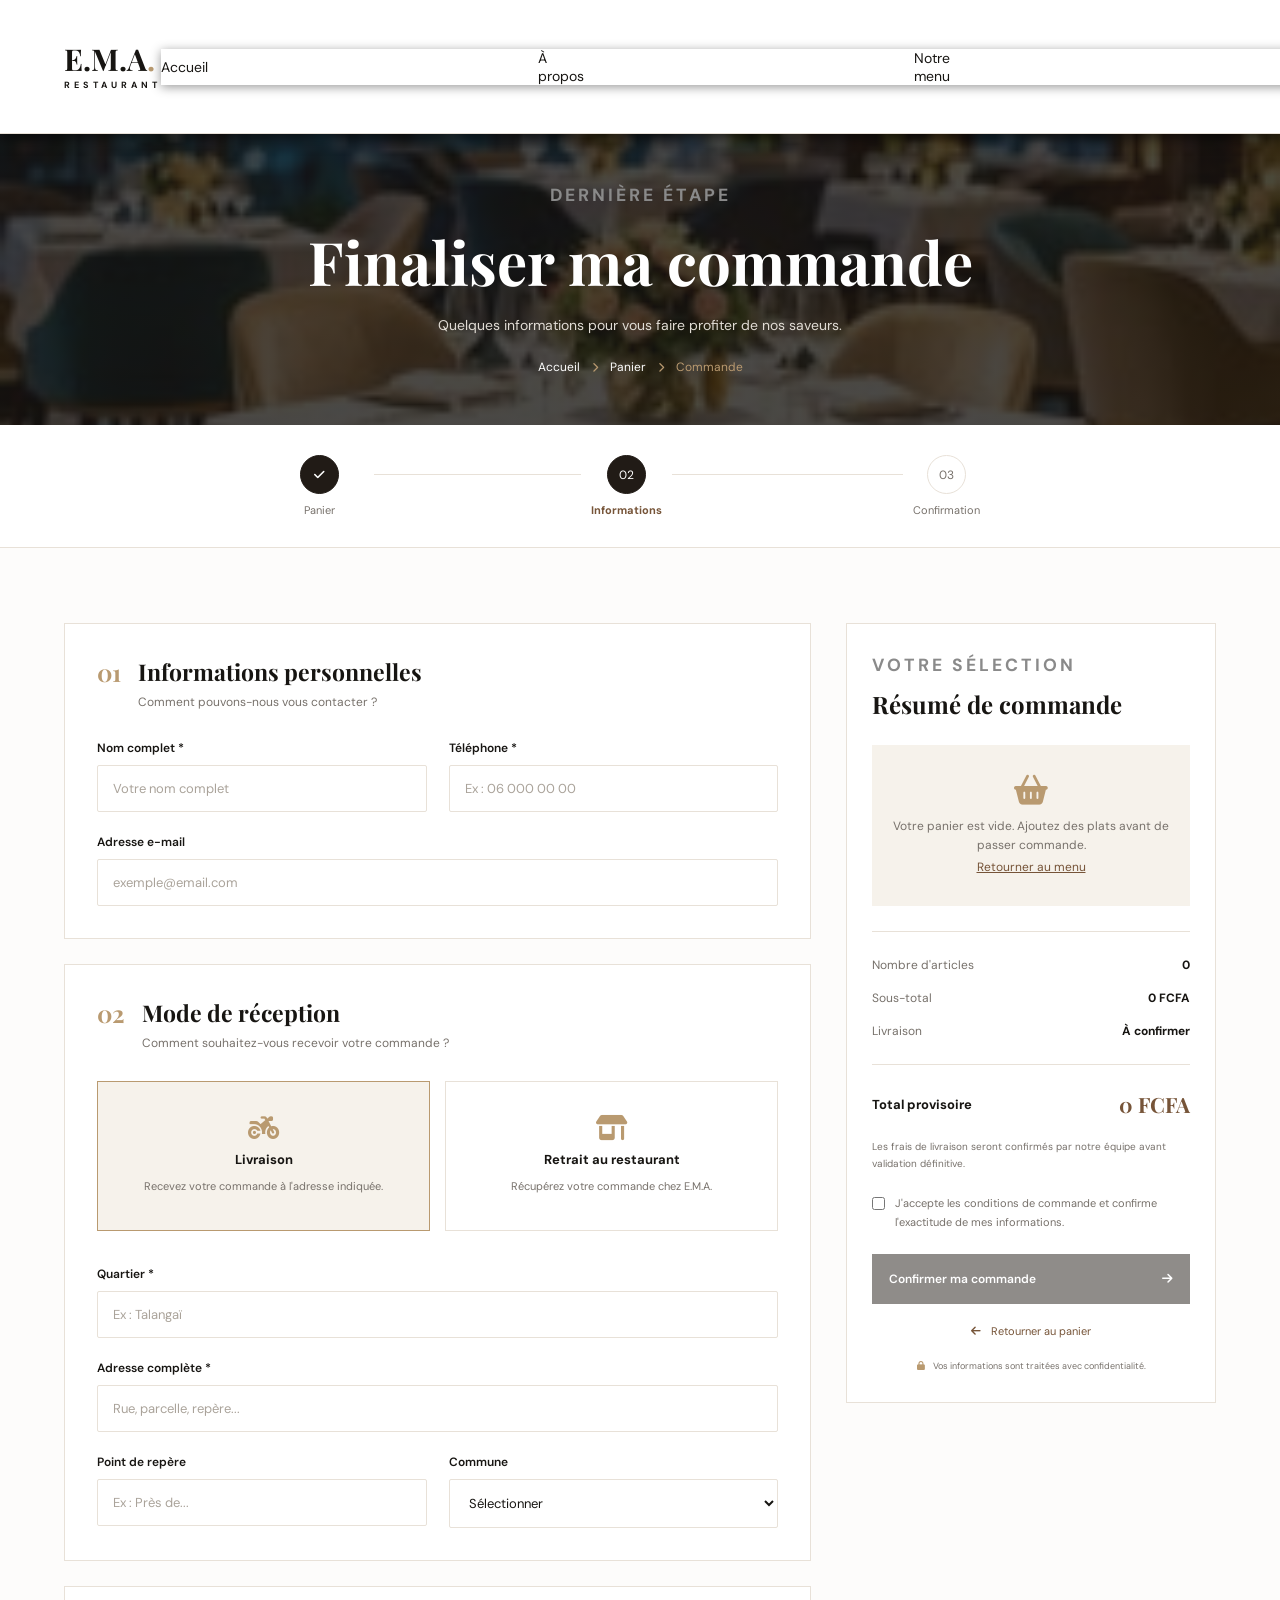
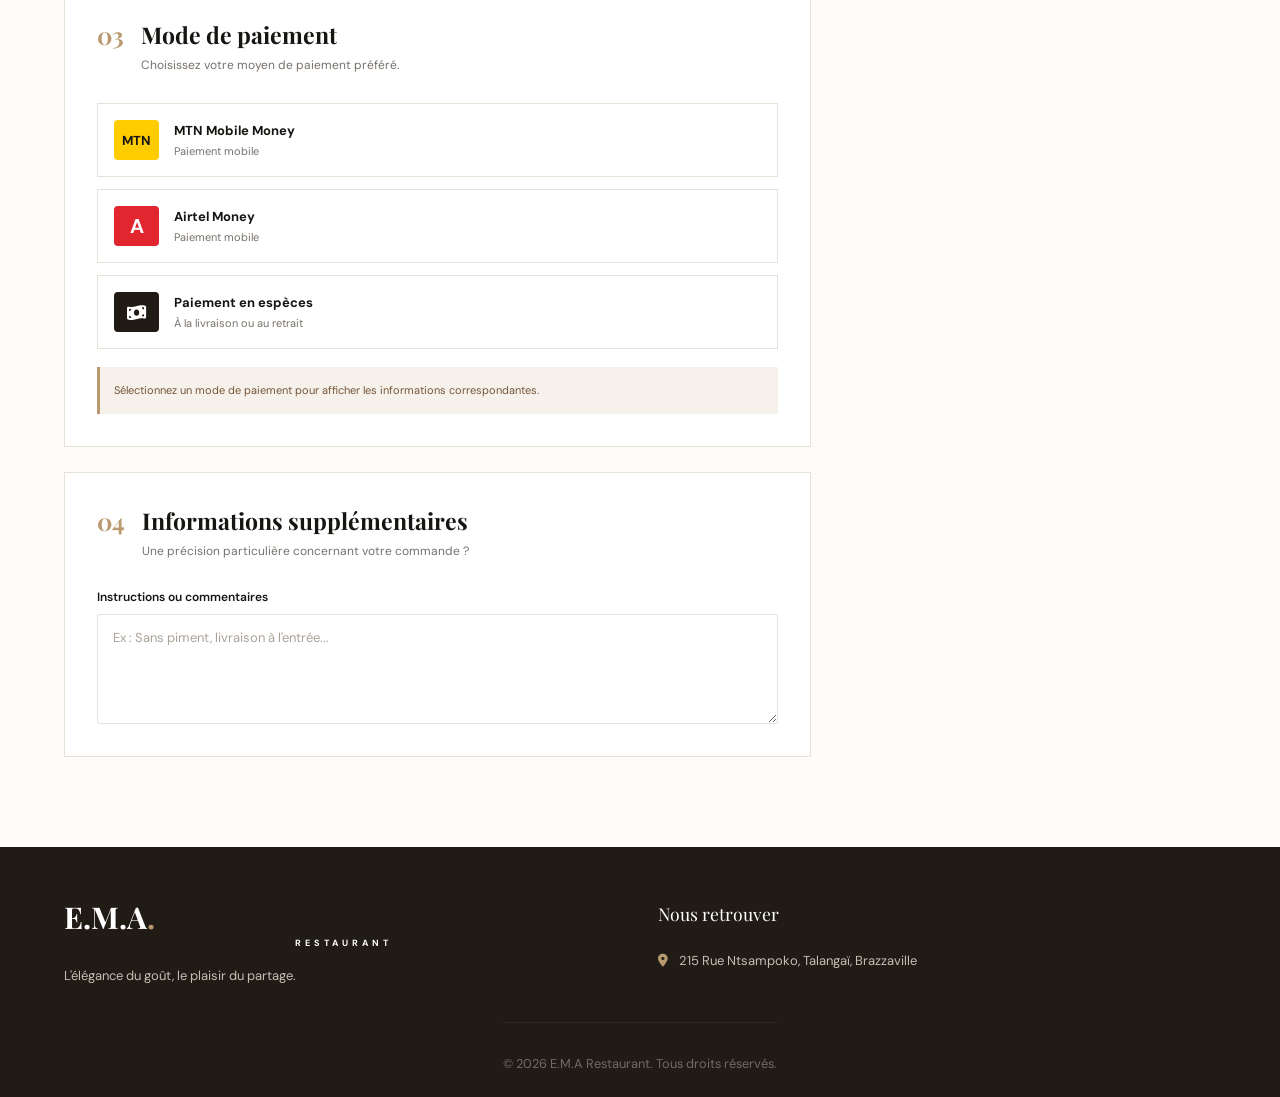
<file: front-end/html/commande.html>
<!DOCTYPE html>
<html lang="fr">

<head>
    <meta charset="UTF-8">
    <meta name="viewport" content="width=device-width, initial-scale=1.0">

    <title>Finaliser la commande | E.M.A Restaurant</title>

    <meta name="description" content="Finalisez votre commande chez E.M.A Restaurant à Brazzaville.">


    <link rel="stylesheet" href="/front-end/css/commande.css">
    <link rel="stylesheet" href="https://cdnjs.cloudflare.com/ajax/libs/font-awesome/6.4.0/css/all.min.css">

        <link rel="stylesheet" href="/front-end/css/menu.css">

    <link rel="preconnect" href="https://fonts.googleapis.com">
    <link rel="preconnect" href="https://fonts.gstatic.com" crossorigin>

    <link
        href="https://fonts.googleapis.com/css2?family=DM+Sans:wght@400;500;600;700&family=Playfair+Display:wght@500;600;700&display=swap"
        rel="stylesheet">

    <link rel="stylesheet" href="https://cdnjs.cloudflare.com/ajax/libs/font-awesome/6.5.0/css/all.min.css">
</head>

<body>

    <!-- HEADER -->
    <header class="site-header">
        <div class="container header-container">

            <a href="index.html" class="logo">
                E.M.A<span>.</span>
                <small>RESTAURANT</small>
            </a>

            <nav class="navbar" id="navbar">
                <a href="index.html">Accueil</a>
                <a href="apropos.html">À propos</a>
                <a href="menu.html">Notre menu</a>
                <a href="reservation.html">Réservation</a>
                <a href="contact.html">Contact</a>
            </nav>

            <div class="header-actions">

                <a href="panier.html" class="cart-link">
                    <i class="fa-solid fa-bag-shopping"></i>
                    <span class="cart-counter">0</span>
                </a>

                <button class="menu-toggle" id="menu-toggle" aria-label="Ouvrir le menu">
                    <i class="fa-solid fa-bars"></i>
                </button>

            </div>
        </div>
    </header>


    <main>

        <!-- HERO -->
        <section class="checkout-hero">
            <div class="checkout-hero-content">
                <span class="section-subtitle">DERNIÈRE ÉTAPE</span>
                <h1>Finaliser ma commande</h1>
                <p>Quelques informations pour vous faire profiter de nos saveurs.</p>

                <div class="checkout-breadcrumb">
                    <a href="/index.html">Accueil</a>
                    <i class="fa-solid fa-chevron-right"></i>
                    <a href="/front-end/html/pannier.html">Panier</a>
                    <i class="fa-solid fa-chevron-right"></i>
                    <span>Commande</span>
                </div>
            </div>
        </section>


        <!-- ÉTAPES -->
        <section class="checkout-steps">
            <div class="container steps-container">

                <div class="step completed">
                    <span><i class="fa-solid fa-check"></i></span>
                    <p>Panier</p>
                </div>

                <div class="step active">
                    <span>02</span>
                    <p>Informations</p>
                </div>

                <div class="step">
                    <span>03</span>
                    <p>Confirmation</p>
                </div>

            </div>
        </section>


        <!-- FORMULAIRE COMMANDE -->
        <section class="checkout-section">
            <div class="container">

                <form id="checkout-form">

                    <div class="checkout-layout">

                        <!-- COLONNE FORMULAIRE -->
                        <div class="checkout-form-area">

                            <!-- INFORMATIONS CLIENT -->
                            <div class="checkout-card">

                                <div class="card-heading">
                                    <span class="card-number">01</span>
                                    <div>
                                        <h2>Informations personnelles</h2>
                                        <p>Comment pouvons-nous vous contacter ?</p>
                                    </div>
                                </div>

                                <div class="form-grid">

                                    <div class="form-group">
                                        <label for="nom">Nom complet *</label>
                                        <input type="text" id="nom" name="nom" placeholder="Votre nom complet" required>
                                    </div>

                                    <div class="form-group">
                                        <label for="telephone">Téléphone *</label>
                                        <input type="tel" id="telephone" name="telephone"
                                            placeholder="Ex : 06 000 00 00" required>
                                    </div>

                                    <div class="form-group full-width">
                                        <label for="email">Adresse e-mail</label>
                                        <input type="email" id="email" name="email" placeholder="exemple@email.com">
                                    </div>

                                </div>

                            </div>


                            <!-- MODE DE RÉCEPTION -->
                            <div class="checkout-card">

                                <div class="card-heading">
                                    <span class="card-number">02</span>
                                    <div>
                                        <h2>Mode de réception</h2>
                                        <p>Comment souhaitez-vous recevoir votre commande ?</p>
                                    </div>
                                </div>

                                <div class="choice-grid">

                                    <label class="choice-card">
                                        <input type="radio" name="reception" value="livraison" checked>

                                        <span class="choice-content">
                                            <i class="fa-solid fa-motorcycle"></i>
                                            <strong>Livraison</strong>
                                            <small>Recevez votre commande à l'adresse indiquée.</small>
                                        </span>
                                    </label>

                                    <label class="choice-card">
                                        <input type="radio" name="reception" value="retrait">

                                        <span class="choice-content">
                                            <i class="fa-solid fa-shop"></i>
                                            <strong>Retrait au restaurant</strong>
                                            <small>Récupérez votre commande chez E.M.A.</small>
                                        </span>
                                    </label>

                                </div>


                                <!-- ADRESSE LIVRAISON -->
                                <div id="delivery-fields">

                                    <div class="form-grid">

                                        <div class="form-group full-width">
                                            <label for="quartier">Quartier *</label>
                                            <input type="text" id="quartier" name="quartier"
                                                placeholder="Ex : Talangaï">
                                        </div>

                                        <div class="form-group full-width">
                                            <label for="adresse">Adresse complète *</label>
                                            <input type="text" id="adresse" name="adresse"
                                                placeholder="Rue, parcelle, repère...">
                                        </div>

                                        <div class="form-group">
                                            <label for="indication">Point de repère</label>
                                            <input type="text" id="indication" name="indication"
                                                placeholder="Ex : Près de...">
                                        </div>

                                        <div class="form-group">
                                            <label for="commune">Commune</label>
                                            <select id="commune" name="commune">
                                                <option value="">Sélectionner</option>
                                                <option>Brazzaville</option>
                                                <option>Talangaï</option>
                                                <option>Ouenzé</option>
                                                <option>Moungali</option>
                                                <option>Poto-Poto</option>
                                                <option>Bacongo</option>
                                                <option>Makélékélé</option>
                                                <option>Mfilou</option>
                                                <option>Djiri</option>
                                            </select>
                                        </div>

                                    </div>

                                </div>

                            </div>


                            <!-- PAIEMENT -->
                            <div class="checkout-card">

                                <div class="card-heading">
                                    <span class="card-number">03</span>
                                    <div>
                                        <h2>Mode de paiement</h2>
                                        <p>Choisissez votre moyen de paiement préféré.</p>
                                    </div>
                                </div>

                                <div class="payment-options">

                                    <label class="payment-option">
                                        <input type="radio" name="paiement" value="mtn" required>

                                        <span class="payment-content">
                                            <span class="payment-icon mtn">MTN</span>
                                            <span>
                                                <strong>MTN Mobile Money</strong>
                                                <small>Paiement mobile</small>
                                            </span>
                                        </span>
                                    </label>


                                    <label class="payment-option">
                                        <input type="radio" name="paiement" value="airtel">

                                        <span class="payment-content">
                                            <span class="payment-icon airtel">A</span>
                                            <span>
                                                <strong>Airtel Money</strong>
                                                <small>Paiement mobile</small>
                                            </span>
                                        </span>
                                    </label>


                                    <label class="payment-option">
                                        <input type="radio" name="paiement" value="especes">

                                        <span class="payment-content">
                                            <span class="payment-icon cash">
                                                <i class="fa-solid fa-money-bill-wave"></i>
                                            </span>
                                            <span>
                                                <strong>Paiement en espèces</strong>
                                                <small>À la livraison ou au retrait</small>
                                            </span>
                                        </span>
                                    </label>

                                </div>

                                <div class="payment-notice" id="payment-notice">
                                    Sélectionnez un mode de paiement pour afficher les informations correspondantes.
                                </div>

                            </div>


                            <!-- INFORMATIONS SUPPLÉMENTAIRES -->
                            <div class="checkout-card">

                                <div class="card-heading">
                                    <span class="card-number">04</span>
                                    <div>
                                        <h2>Informations supplémentaires</h2>
                                        <p>Une précision particulière concernant votre commande ?</p>
                                    </div>
                                </div>

                                <div class="form-group">
                                    <label for="commentaire">Instructions ou commentaires</label>

                                    <textarea id="commentaire" name="commentaire" rows="4"
                                        placeholder="Ex : Sans piment, livraison à l'entrée..."></textarea>
                                </div>

                            </div>

                        </div>


                        <!-- RÉCAPITULATIF -->
                        <aside class="order-summary">

                            <div class="summary-title">
                                <span class="section-subtitle">VOTRE SÉLECTION</span>
                                <h2>Résumé de commande</h2>
                            </div>

                            <div id="checkout-items" class="checkout-items">
                                <!-- Produits chargés par JavaScript -->
                            </div>

                            <div class="summary-divider"></div>

                            <div class="order-summary-line">
                                <span>Nombre d'articles</span>
                                <strong id="order-quantity">0</strong>
                            </div>

                            <div class="order-summary-line">
                                <span>Sous-total</span>
                                <strong id="order-subtotal">0 FCFA</strong>
                            </div>

                            <div class="order-summary-line">
                                <span>Livraison</span>
                                <strong id="delivery-price">À confirmer</strong>
                            </div>

                            <div class="summary-divider"></div>

                            <div class="order-total">
                                <span>Total provisoire</span>
                                <strong id="order-total">0 FCFA</strong>
                            </div>

                            <p class="summary-info">
                                Les frais de livraison seront confirmés par notre équipe avant validation définitive.
                            </p>

                            <label class="terms-check">
                                <input type="checkbox" id="conditions" required>
                                <span>
                                    J'accepte les conditions de commande et confirme l'exactitude de mes informations.
                                </span>
                            </label>

                            <button type="submit" class="place-order-btn" id="place-order-btn">
                                Confirmer ma commande
                                <i class="fa-solid fa-arrow-right"></i>
                            </button>

                            <a href="/front-end/html/pannier.html" class="return-cart">
                                <i class="fa-solid fa-arrow-left"></i>
                                Retourner au panier
                            </a>

                            <div class="secure-order">
                                <i class="fa-solid fa-lock"></i>
                                Vos informations sont traitées avec confidentialité.
                            </div>

                        </aside>

                    </div>

                </form>

            </div>
        </section>

    </main>


    <!-- FOOTER -->
    <footer class="site-footer">
        <div class="container footer-content">

            <div class="footer-brand">
                <a href="index.html" class="logo">
                    E.M.A<span>.</span>
                    <small>RESTAURANT</small>
                </a>

                <p>L'élégance du goût, le plaisir du partage.</p>
            </div>

            <div class="footer-contact">
                <h4>Nous retrouver</h4>
                <p>
                    <i class="fa-solid fa-location-dot"></i>
                    215 Rue Ntsampoko, Talangaï, Brazzaville
                </p>
            </div>

            <div class="footer-bottom">
                <p>© 2026 E.M.A Restaurant. Tous droits réservés.</p>
            </div>

        </div>
    </footer>


    <script src="/front-end/js/commande.js"></script>

</body>

</html>
</file>
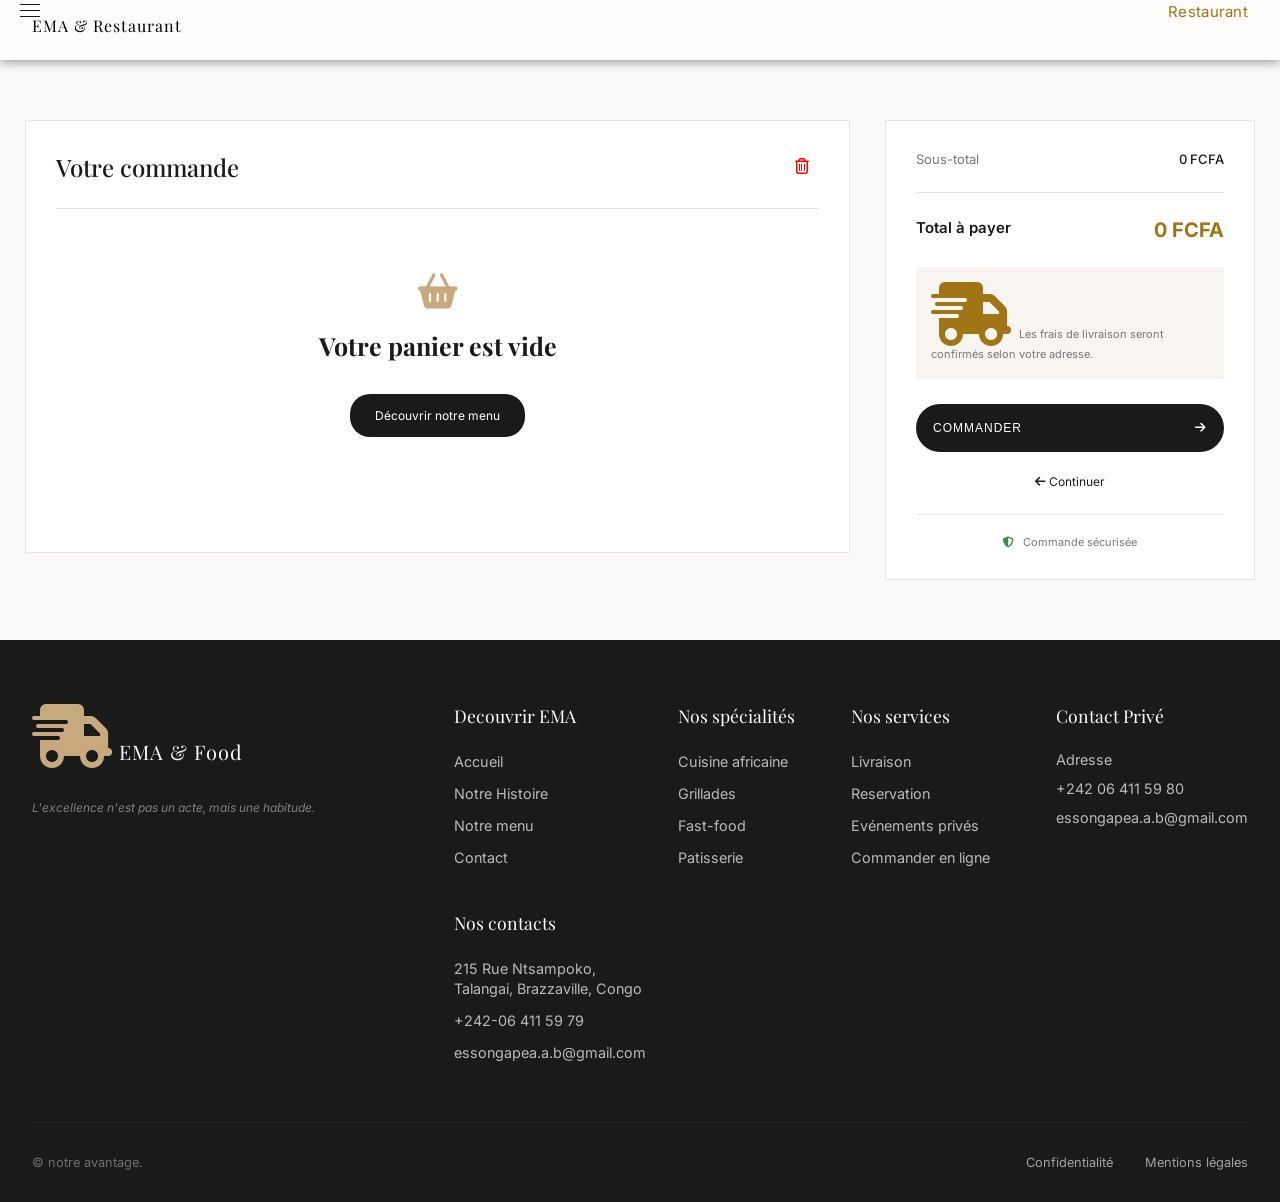
<file: front-end/html/pannier.html>
<!DOCTYPE html>
<html lang="fr">

<head>
    <meta charset="UTF-8">
    <meta name="viewport" content="width=device-width, initial-scale=1.0">
    <title>Mon panier | E.M.A Restaurant</title>

    <link rel="preconnect" href="https://fonts.googleapis.com">
    <link rel="preconnect" href="https://fonts.gstatic.com" crossorigin>

    <link
        href="https://fonts.googleapis.com/css2?family=Playfair+Display:wght@400;500;600;700&family=Inter:wght@300;400;500;600;700&display=swap"
        rel="stylesheet">
    <link rel="stylesheet" href="https://cdnjs.cloudflare.com/ajax/libs/font-awesome/6.4.0/css/all.min.css">
    <link rel="shortcut icon" href="../img/logo_ema.png">
    <link rel="stylesheet" href="../css/pannier.css">
    <link rel="stylesheet" href="../css/menu.css">
</head>

<body>
    <!-- Navigation -->
    <nav>
        <div class="container nav-container">
            <button class="menu-toggle" id="menuToggle">
                <span></span>
                <span></span>
                <span></span>
            </button>

            <nav class="menu-panel" id="menuPanel">
                <a href="/index.html">Accueil</a>
                <a href="/front-end/html/menu.html">Notre menu</a>
                <a href="#contact">Contact</a>
            </nav>

            <div class="nav-brand">
                <h3 class="brand-name">EMA & Restaurant</h3>
            </div>

            <ul class="nav-menu">
                <li><a>Restaurant</p></a></li>
            </ul>
    </nav>

    <!-- CONTENU DU PANIER -->
    <main class="cart-container">

        <section class="cart-products">

            <div class="cart-title">
                <h2>Votre commande</h2>

                <button id="clear-cart" class="clear-cart">
                    <i class="fa-regular fa-trash-can"></i>
                    <!-- Vider le panier -->
                </button>
            </div>


            <!-- ARTICLES AJOUTÉS PAR JAVASCRIPT -->
            <div id="cart-items">
                <div class="empty-cart">

                    <i class="fa-solid fa-basket-shopping"></i>

                    <h3>Votre panier est vide</h3>

                    <a href="menu.html" class="discover-btn">
                        Découvrir notre menu
                    </a>

                </div>
            </div>
        </section>

        <!-- RÉCAPITULATIF -->
        <aside class="cart-summary">
            <!-- <h2>Récapitulatif</h2> -->

            <div class="summary-line">
                <span>Sous-total</span>
                <strong id="subtotal">0 FCFA</strong>
            </div>

            <!-- <div class="summary-line">
                <span>Livraison</span>
                <strong id="delivery-fee">0 FCFA</strong>
            </div> -->

            <div class="summary-divider"></div>
            <div class="total-line">
                <span>Total à payer</span>
                <strong id="total">0 FCFA</strong>
            </div>

            <p class="delivery-info">
                <i class="fa-solid fa-truck-fast"></i>
                Les frais de livraison seront confirmés selon votre adresse.
            </p>

            <button id="checkout-btn" class="checkout-btn">
                Commander
                <i class="fa-solid fa-arrow-right"></i>
            </button>

            <a href="menu.html" class="continue-shopping">
                <i class="fa-solid fa-arrow-left"></i>
                Continuer
            </a>

            <div class="secure-payment">
                <i class="fa-solid fa-shield-halved"></i>
                <span>Commande sécurisée</span>
            </div>
        </aside>
    </main>


    <!-- Footer Luxueux -->
    <footer class="main-footer" id="contact">
        <div class="footer-container">
    
            <div class="footer-brand">
                <span class="brand-name-footer">
                    <i class="fa-solid fa-truck-fast"></i>
                    EMA & Food</span>
                <p class="footer-tagline">
                    L'excellence n'est pas un acte, mais une habitude.
                </p>
            </div>
            <div class="footer-links">
    
                <div class="link-group">
                    <h4>Decouvrir EMA</h4>
                    <ul>
                        <li><a href="#">Accueil</a></li>
                        <li><a href="#">Notre Histoire</a></li>
                        <li><a href="#">Notre menu</a></li>
                        <li><a href="#">Contact</a></li>
                    </ul>
                </div>
    
                <div class="link-group">
                    <h4>Nos spécialités</h4>
                    <ul>
                        <li><a href="#">Cuisine africaine</a></li>
                        <li><a href="#">Grillades</a></li>
                        <li><a href="#">Fast-food</a></li>
                        <li><a href="#">Patisserie</a></li>
                    </ul>
                </div>
    
                <div class="link-group">
                    <h4>Nos services</h4>
                    <ul>
                        <li><a href="#">Livraison</a></li>
                        <li><a href="#">Reservation</a></li>
                        <li><a href="#">Evénements privés</a></li>
                        <li><a href="#">Commander en ligne</a></li>
                    </ul>
                </div>
    
                <div class="link-group">
                    <h4>Nos contacts</h4>
                    <ul>
                        <li><a href="#">215 Rue Ntsampoko, Talangai, Brazzaville, Congo</a></li>
                        <li><a href="#">+242-06 411 59 79</a></li>
                        <li><a href="#">essongapea.a.b@gmail.com </a></li>
                    </ul>
                </div>
            </div>
    
            <div class="footer-contact">
                <h4>Contact Privé</h4>
                <address>
                    <p>Adresse <br> </p>
                    <p>+242 06 411 59 80</p>
                    <p>essongapea.a.b@gmail.com</p>
                </address>
            </div>
        </div>
    
        <div class="footer-bottom">
            <p>&copy; notre avantage.</p>
            <div class="legal-links">
                <a href="#">Confidentialité</a>
                <a href="#">Mentions légales</a>
            </div>
        </div>
    </footer>

    <script src="../js/pannier.js"></script>
</body>

</html>
</file>
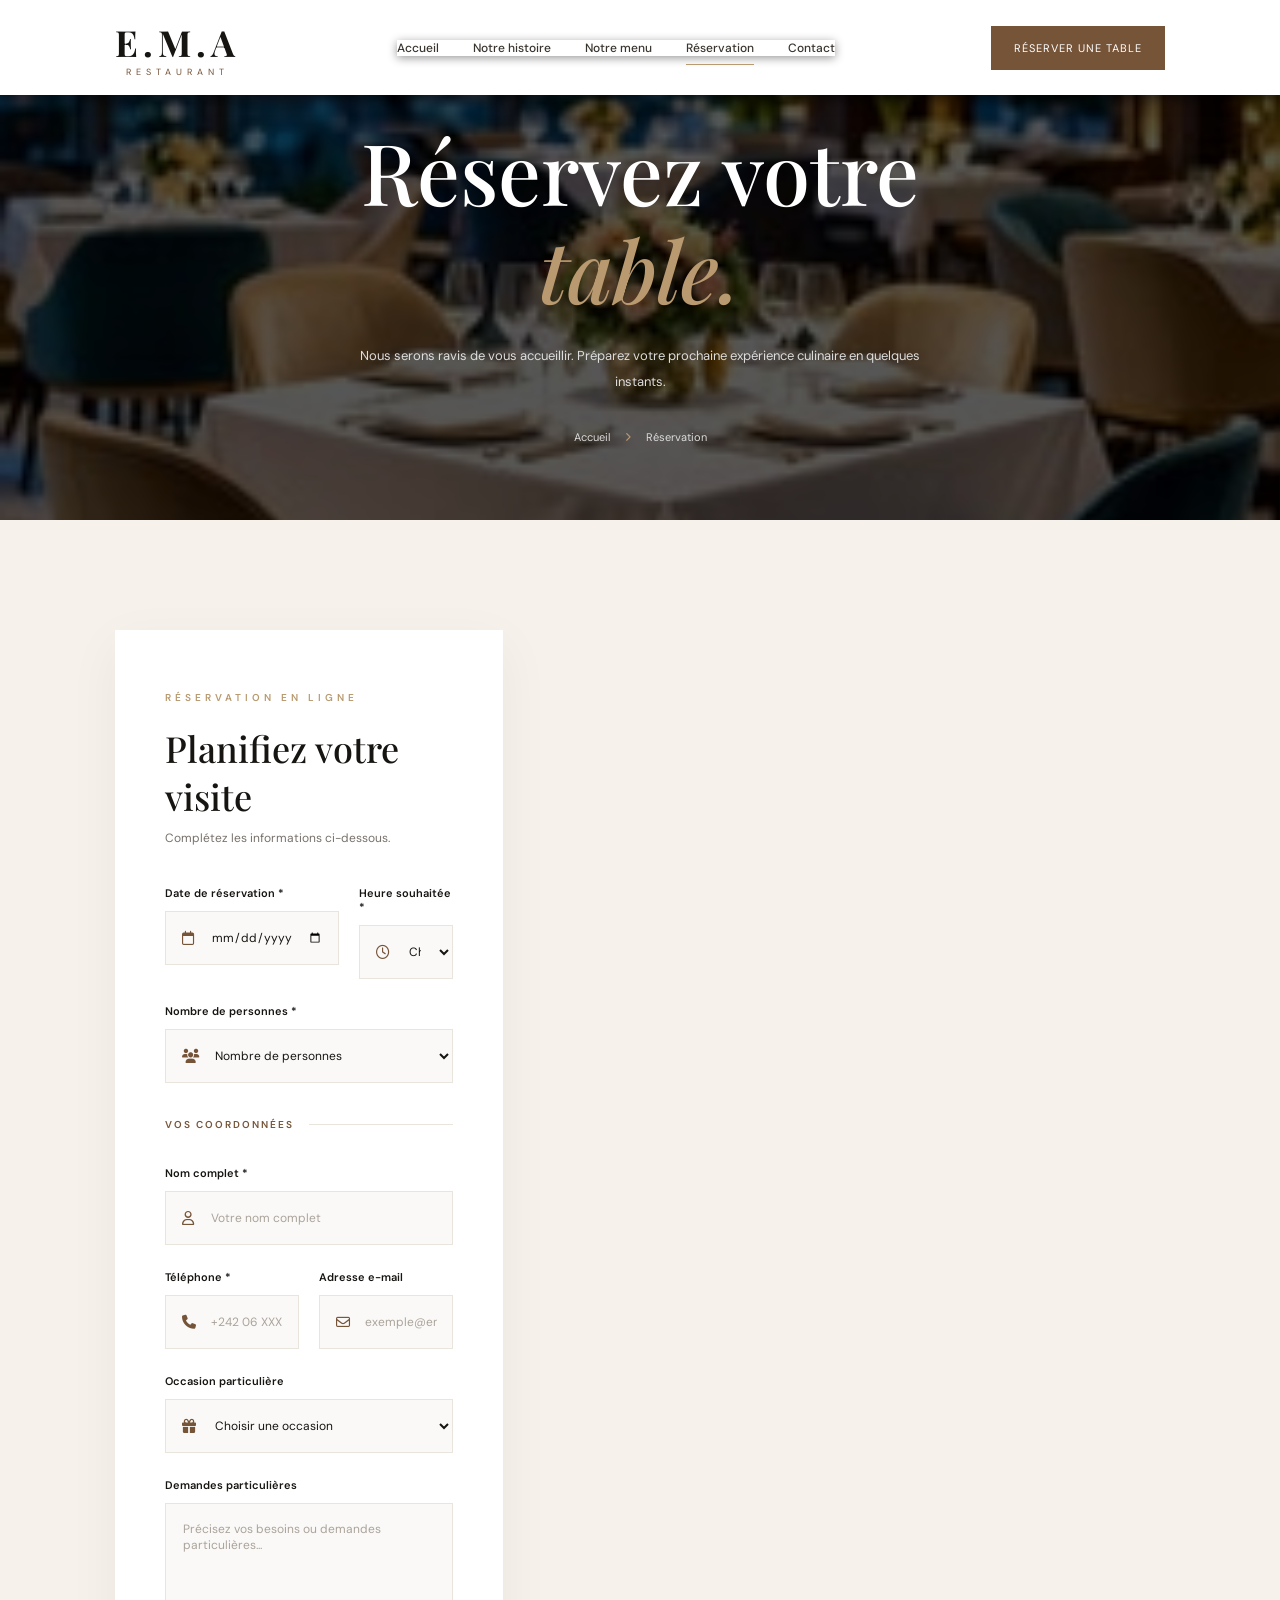
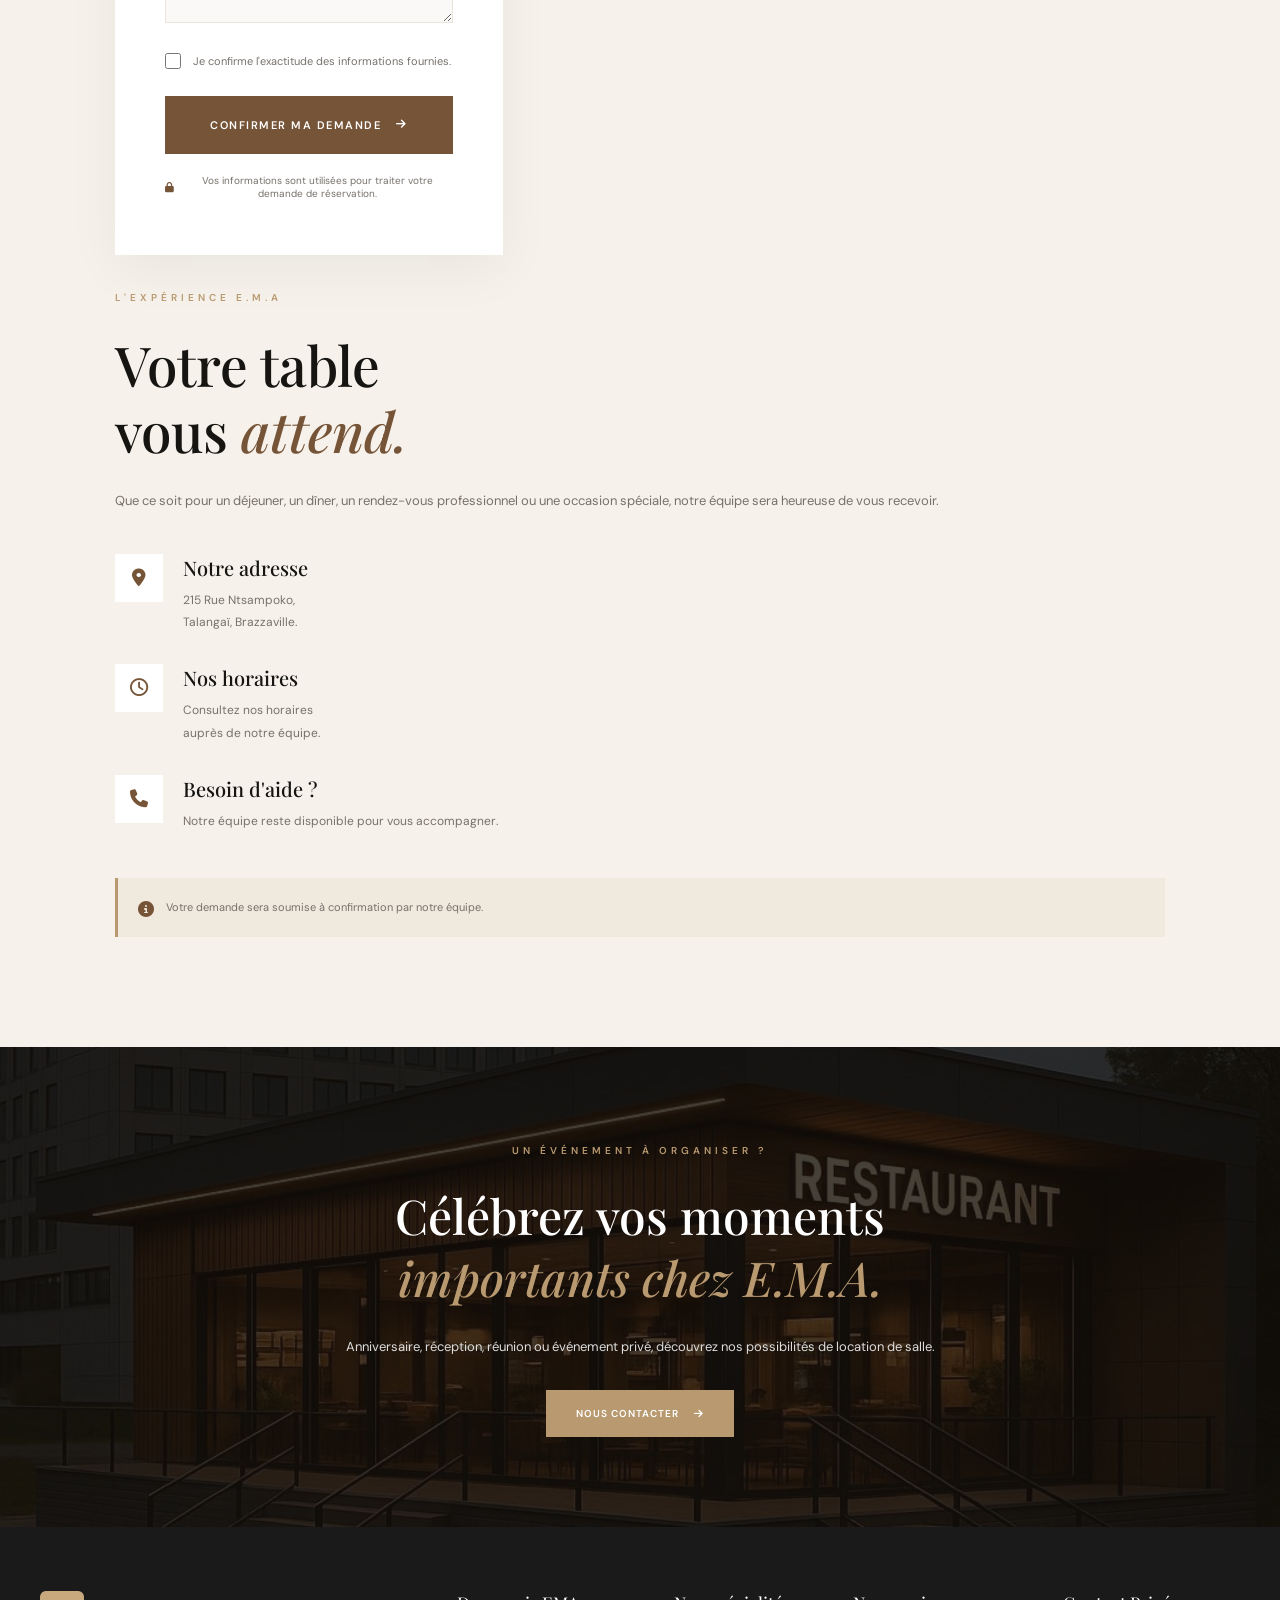
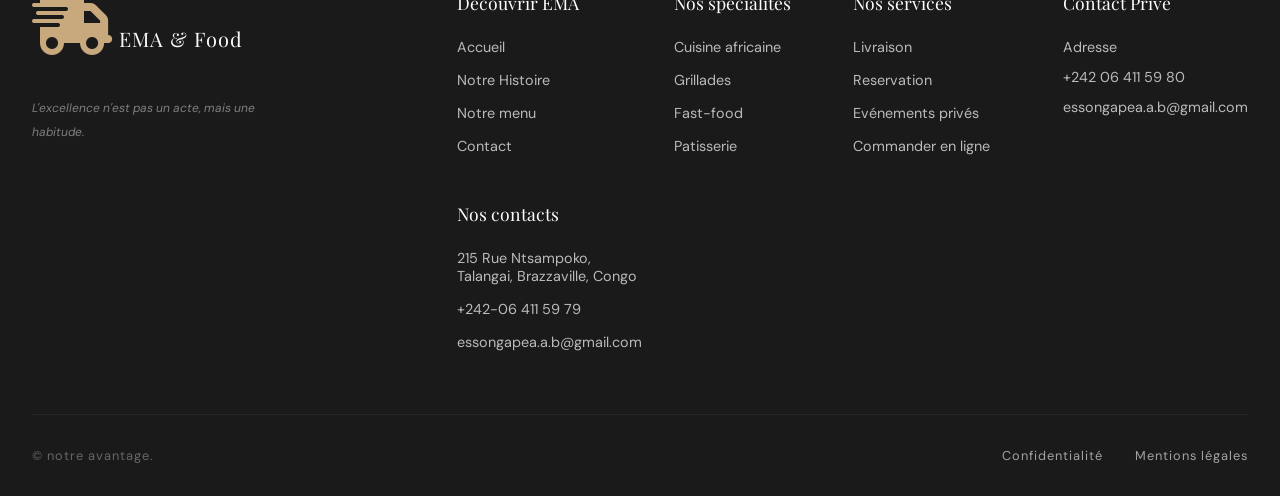
<file: front-end/html/reservation.html>
<!DOCTYPE html>
<html lang="fr">

<head>
    <meta charset="UTF-8">
    <meta name="viewport" content="width=device-width, initial-scale=1.0">

    <title>Réservation | E.M.A Restaurant</title>
    <meta name="description" content="Réservez votre table chez E.M.A Restaurant à Brazzaville. Choisissez votre date, votre heure et le nombre de personnes.">

    <link rel="stylesheet" href="/front-end/css/reservation.css">
    <link rel="stylesheet" href="/front-end/css/menu.css">

    <link rel="preconnect" href="https://fonts.googleapis.com">
    <link rel="preconnect" href="https://fonts.gstatic.com" crossorigin>
    <link href="https://fonts.googleapis.com/css2?family=DM+Sans:wght@300;400;500;600;700&family=Playfair+Display:wght@400;500;600;700&display=swap" rel="stylesheet">
    <link rel="stylesheet" href="https://cdnjs.cloudflare.com/ajax/libs/font-awesome/6.7.2/css/all.min.css">

</head>

<body>
    <!-- HEADER -->
    <header class="header">

        <a href="/index.html" class="logo">
            <span class="logo-name">E.M.A</span>
            <span class="logo-subtitle">RESTAURANT</span>
        </a>

        <nav class="navbar" id="navbar">

            <a href="index.html">Accueil</a>
            <a href="apropos.html">Notre histoire</a>
            <a href="menu.html">Notre menu</a>
            <a href="reservation.html" class="active">Réservation</a>
            <a href="contact.html">Contact</a>

        </nav>

        <a href="reservation.html" class="header-btn">
            Réserver une table
        </a>

        <button class="menu-toggle" id="menu-toggle" aria-label="Ouvrir le menu">
            <i class="fa-solid fa-bars"></i>
        </button>

    </header>


    <main>

        <!-- HERO -->

        <section class="reservation-hero">

            <div class="hero-overlay"></div>

            <div class="hero-content">

                <span class="section-label">
                    VOTRE MOMENT CHEZ E.M.A
                </span>

                <h1>
                    Réservez votre<br>
                    <span>table.</span>
                </h1>

                <p>
                    Nous serons ravis de vous accueillir.
                    Préparez votre prochaine expérience culinaire
                    en quelques instants.
                </p>

                <div class="breadcrumb">

                    <a href="/index.html">Accueil</a>

                    <i class="fa-solid fa-chevron-right"></i>

                    <span>Réservation</span>

                </div>

            </div>

        </section>


        <!-- FORMULAIRE DE RESERVATION -->

        <section class="reservation-section">

            <div class="reservation-container">

                <!-- FORMULAIRE -->

                <div class="reservation-form-container">

                    <div class="form-heading">

                        <span class="section-label">
                            RÉSERVATION EN LIGNE
                        </span>

                        <h2>
                            Planifiez votre visite
                        </h2>

                        <p>
                            Complétez les informations ci-dessous.
                        </p>

                    </div>


                    <form class="reservation-form" id="reservation-form">

                        <!-- DATE ET HEURE -->

                        <div class="form-row">

                            <div class="form-group">

                                <label for="date">
                                    Date de réservation *
                                </label>

                                <div class="input-icon">

                                    <i class="fa-regular fa-calendar"></i>

                                    <input
                                        type="date"
                                        id="date"
                                        name="date"
                                        required
                                    >

                                </div>

                            </div>


                            <div class="form-group">

                                <label for="heure">
                                    Heure souhaitée *
                                </label>

                                <div class="input-icon">

                                    <i class="fa-regular fa-clock"></i>

                                    <select id="heure" name="heure" required>

                                        <option value="">Choisir une heure</option>

                                        <option value="11:00">11:00</option>
                                        <option value="11:30">11:30</option>
                                        <option value="12:00">12:00</option>
                                        <option value="12:30">12:30</option>
                                        <option value="13:00">13:00</option>
                                        <option value="13:30">13:30</option>
                                        <option value="14:00">14:00</option>
                                        <option value="14:30">14:30</option>
                                        <option value="15:00">15:00</option>
                                        <option value="17:00">17:00</option>
                                        <option value="17:30">17:30</option>
                                        <option value="18:00">18:00</option>
                                        <option value="18:30">18:30</option>
                                        <option value="19:00">19:00</option>
                                        <option value="19:30">19:30</option>
                                        <option value="20:00">20:00</option>
                                        <option value="20:30">20:30</option>
                                        <option value="21:00">21:00</option>

                                    </select>

                                </div>

                            </div>

                        </div>


                        <!-- NOMBRE DE PERSONNES -->

                        <div class="form-group">

                            <label for="personnes">
                                Nombre de personnes *
                            </label>

                            <div class="input-icon">

                                <i class="fa-solid fa-users"></i>

                                <select id="personnes" name="personnes" required>

                                    <option value="">Nombre de personnes</option>

                                    <option value="1">1 personne</option>
                                    <option value="2">2 personnes</option>
                                    <option value="3">3 personnes</option>
                                    <option value="4">4 personnes</option>
                                    <option value="5">5 personnes</option>
                                    <option value="6">6 personnes</option>
                                    <option value="7">7 personnes</option>
                                    <option value="8">8 personnes</option>
                                    <option value="9">9 personnes</option>
                                    <option value="10">10 personnes</option>
                                    <option value="Plus de 10">Plus de 10 personnes</option>

                                </select>

                            </div>

                        </div>


                        <!-- INFORMATIONS CLIENT -->

                        <div class="form-divider">
                            <span>VOS COORDONNÉES</span>
                        </div>


                        <div class="form-group">

                            <label for="nom">
                                Nom complet *
                            </label>

                            <div class="input-icon">

                                <i class="fa-regular fa-user"></i>

                                <input
                                    type="text"
                                    id="nom"
                                    name="nom"
                                    placeholder="Votre nom complet"
                                    autocomplete="name"
                                    required
                                >

                            </div>

                        </div>


                        <div class="form-row">

                            <div class="form-group">

                                <label for="telephone">
                                    Téléphone *
                                </label>

                                <div class="input-icon">

                                    <i class="fa-solid fa-phone"></i>

                                    <input
                                        type="tel"
                                        id="telephone"
                                        name="telephone"
                                        placeholder="+242 06 XXX XX XX"
                                        autocomplete="tel"
                                        required
                                    >

                                </div>

                            </div>


                            <div class="form-group">

                                <label for="email">
                                    Adresse e-mail
                                </label>

                                <div class="input-icon">

                                    <i class="fa-regular fa-envelope"></i>

                                    <input
                                        type="email"
                                        id="email"
                                        name="email"
                                        placeholder="exemple@email.com"
                                        autocomplete="email"
                                    >

                                </div>

                            </div>

                        </div>


                        <!-- OCCASION -->

                        <div class="form-group">

                            <label for="occasion">
                                Occasion particulière
                            </label>

                            <div class="input-icon">

                                <i class="fa-solid fa-gift"></i>

                                <select id="occasion" name="occasion">

                                    <option value="">Choisir une occasion</option>

                                    <option value="Repas en famille">Repas en famille</option>

                                    <option value="Anniversaire">Anniversaire</option>

                                    <option value="Diner romantique">Dîner romantique</option>

                                    <option value="Rendez-vous professionnel">Rendez-vous professionnel</option>

                                    <option value="Entre amis">Sortie entre amis</option>

                                    <option value="Autre">Autre</option>

                                </select>

                            </div>

                        </div>


                        <!-- DEMANDES SPECIALES -->

                        <div class="form-group">

                            <label for="message">
                                Demandes particulières
                            </label>

                            <textarea
                                id="message"
                                name="message"
                                rows="4"
                                placeholder="Précisez vos besoins ou demandes particulières..."
                            ></textarea>

                        </div>


                        <!-- CONDITIONS -->

                        <div class="form-checkbox">

                            <input
                                type="checkbox"
                                id="conditions"
                                name="conditions"
                                required
                            >

                            <label for="conditions">
                                Je confirme l'exactitude des informations fournies.
                            </label>

                        </div>


                        <!-- BOUTON -->

                        <button type="submit" class="submit-btn">

                            Confirmer ma demande

                            <i class="fa-solid fa-arrow-right"></i>

                        </button>


                        <p class="form-footer">
                            <i class="fa-solid fa-lock"></i>
                            Vos informations sont utilisées pour traiter
                            votre demande de réservation.
                        </p>

                    </form>

                </div>

            </div>

            <!-- INFORMATIONS -->
            
            <div class="reservation-info">
            
                <span class="section-label">
                    L'EXPÉRIENCE E.M.A
                </span>
            
                <h2>
                    Votre table<br>
                    vous <span>attend.</span>
                </h2>
            
                <p>
                    Que ce soit pour un déjeuner, un dîner,
                    un rendez-vous professionnel ou une occasion
                    spéciale, notre équipe sera heureuse de vous recevoir.
                </p>
            
            
                <div class="info-item">
            
                    <div class="info-icon">
                        <i class="fa-solid fa-location-dot"></i>
                    </div>
            
                    <div>
                        <h3>Notre adresse</h3>
            
                        <p>
                            215 Rue Ntsampoko,<br>
                            Talangaï, Brazzaville.
                        </p>
                    </div>
            
                </div>
            
            
                <div class="info-item">
            
                    <div class="info-icon">
                        <i class="fa-regular fa-clock"></i>
                    </div>
            
                    <div>
                        <h3>Nos horaires</h3>
            
                        <p>
                            Consultez nos horaires<br>
                            auprès de notre équipe.
                        </p>
                    </div>
            
                </div>
            
            
                <div class="info-item">
            
                    <div class="info-icon">
                        <i class="fa-solid fa-phone"></i>
                    </div>
            
                    <div>
                        <h3>Besoin d'aide ?</h3>
            
                        <p>
                            Notre équipe reste disponible
                            pour vous accompagner.
                        </p>
                    </div>
            
                </div>
            
            
                <div class="reservation-note">
            
                    <i class="fa-solid fa-circle-info"></i>
            
                    <p>
                        Votre demande sera soumise à confirmation
                        par notre équipe.
                    </p>
            
                </div>
            
            </div>

        </section>


        <!-- RESERVATION EVENEMENT -->

        <section class="event-banner">

            <div class="event-overlay"></div>

            <div class="event-content">

                <span class="section-label">
                    UN ÉVÉNEMENT À ORGANISER ?
                </span>

                <h2>
                    Célébrez vos moments<br>
                    <span>importants chez E.M.A.</span>
                </h2>

                <p>
                    Anniversaire, réception, réunion ou événement privé,
                    découvrez nos possibilités de location de salle.
                </p>

                <a href="contact.html" class="event-btn">
                    Nous contacter
                    <i class="fa-solid fa-arrow-right"></i>
                </a>

            </div>

        </section>

    </main>

    <!-- Footer Luxueux -->
    <footer class="main-footer" id="contact">
        <div class="footer-container">
    
            <div class="footer-brand">
                <span class="brand-name-footer">
                    <i class="fa-solid fa-truck-fast"></i>
                    EMA & Food</span>
                <p class="footer-tagline">
                    L'excellence n'est pas un acte, mais une habitude.
                </p>
            </div>
            <div class="footer-links">
    
                <div class="link-group">
                    <h4>Decouvrir EMA</h4>
                    <ul>
                        <li><a href="#">Accueil</a></li>
                        <li><a href="#">Notre Histoire</a></li>
                        <li><a href="#">Notre menu</a></li>
                        <li><a href="#">Contact</a></li>
                    </ul>
                </div>
    
                <div class="link-group">
                    <h4>Nos spécialités</h4>
                    <ul>
                        <li><a href="#">Cuisine africaine</a></li>
                        <li><a href="#">Grillades</a></li>
                        <li><a href="#">Fast-food</a></li>
                        <li><a href="#">Patisserie</a></li>
                    </ul>
                </div>
    
                <div class="link-group">
                    <h4>Nos services</h4>
                    <ul>
                        <li><a href="#">Livraison</a></li>
                        <li><a href="#">Reservation</a></li>
                        <li><a href="#">Evénements privés</a></li>
                        <li><a href="#">Commander en ligne</a></li>
                    </ul>
                </div>
    
                <div class="link-group">
                    <h4>Nos contacts</h4>
                    <ul>
                        <li><a href="#">215 Rue Ntsampoko, Talangai, Brazzaville, Congo</a></li>
                        <li><a href="#">+242-06 411 59 79</a></li>
                        <li><a href="#">essongapea.a.b@gmail.com </a></li>
                    </ul>
                </div>
            </div>
    
            <div class="footer-contact">
                <h4>Contact Privé</h4>
                <address>
                    <p>Adresse <br> </p>
                    <p>+242 06 411 59 80</p>
                    <p>essongapea.a.b@gmail.com</p>
                </address>
            </div>
        </div>
    
        <div class="footer-bottom">
            <p>&copy; notre avantage.</p>
            <div class="legal-links">
                <a href="#">Confidentialité</a>
                <a href="#">Mentions légales</a>
            </div>
        </div>
    </footer>

    <script src="../js/reservation.js"></script>

</body>

</html>
</file>
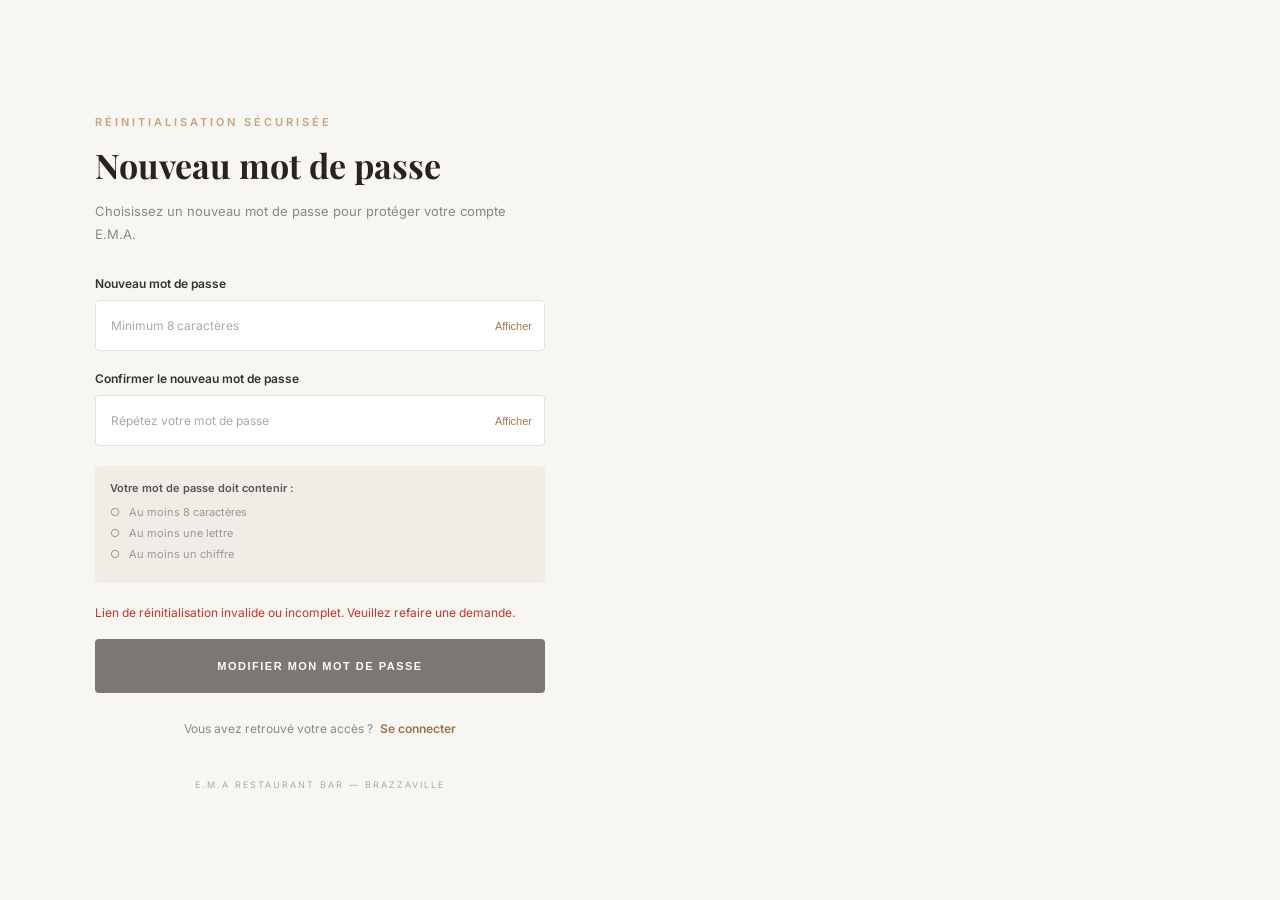
<file: front-end/html/connect/nouveau-mot-de-passe.html>
<!DOCTYPE html>
<html lang="fr">

<head>
    <meta charset="UTF-8">
    <meta name="viewport" content="width=device-width, initial-scale=1.0">

    <meta name="description" content="Choisissez un nouveau mot de passe E.M.A Restaurant Bar.">

    <title>Nouveau mot de passe | E.M.A Restaurant Bar</title>

    <link rel="stylesheet" href="/front-end/css/connect/nouveau-mot-de-passe.css">

    <link
        href="https://fonts.googleapis.com/css2?family=Playfair+Display:wght@400;500;600;700&family=Inter:wght@300;400;500;600&display=swap"
        rel="stylesheet">
</head>

<body>

    <main class="auth-container">

        <!-- SECTION GAUCHE -->

        <!-- <section class="auth-image">

            <div class="image-overlay"></div>

            <div class="brand">
                <span class="brand-logo">E.M.A</span>
                <span class="brand-subtitle">RESTAURANT BAR</span>
            </div>

            <div class="image-content">

                <p class="welcome-text">SÉCURITÉ DE VOTRE COMPTE</p>

                <h1>Un nouveau départ<br>en toute sérénité.</h1>

                <p>
                    Sécurisez votre espace personnel et retrouvez
                    le plaisir de commander chez E.M.A Restaurant Bar.
                </p>

            </div>

            <div class="image-footer">
                © 2026 E.M.A Restaurant Bar
            </div>

        </section> -->

        <!-- SECTION FORMULAIRE -->

        <section class="auth-form-container">

            <div class="form-wrapper">

                <!-- <a href="connexion.html" class="back-home">
                    ← Retour à la connexion
                </a> -->

                <!-- <div class="form-icon">
                    <span>♧</span>
                </div> -->

                <div class="form-header">

                    <span class="small-title">RÉINITIALISATION SÉCURISÉE</span>

                    <h2>Nouveau mot de passe</h2>

                    <p>
                        Choisissez un nouveau mot de passe pour
                        protéger votre compte E.M.A.
                    </p>

                </div>

                <form id="resetPasswordForm">

                    <!-- NOUVEAU MOT DE PASSE -->

                    <div class="input-group">

                        <label for="password">
                            Nouveau mot de passe
                        </label>

                        <div class="password-box">

                            <input type="password" id="password" name="password" placeholder="Minimum 8 caractères"
                                minlength="8" autocomplete="new-password" required>

                            <button type="button" class="toggle-password" data-target="password">
                                Afficher
                            </button>

                        </div>

                    </div>

                    <!-- CONFIRMATION -->

                    <div class="input-group">

                        <label for="confirmPassword">
                            Confirmer le nouveau mot de passe
                        </label>

                        <div class="password-box">

                            <input type="password" id="confirmPassword" name="confirmPassword"
                                placeholder="Répétez votre mot de passe" autocomplete="new-password" required>

                            <button type="button" class="toggle-password" data-target="confirmPassword">
                                Afficher
                            </button>

                        </div>

                    </div>

                    <!-- INDICATIONS DE SÉCURITÉ -->

                    <div class="password-info">

                        <p>Votre mot de passe doit contenir :</p>

                        <ul>
                            <li id="lengthRule">Au moins 8 caractères</li>
                            <li id="letterRule">Au moins une lettre</li>
                            <li id="numberRule">Au moins un chiffre</li>
                        </ul>

                    </div>

                    <!-- MESSAGE -->

                    <p id="message" class="message" aria-live="polite"></p>

                    <!-- BOUTON -->

                    <button type="submit" class="reset-button">
                        MODIFIER MON MOT DE PASSE
                    </button>

                </form>

                <div class="bottom-link">

                    Vous avez retrouvé votre accès ?

                    <a href="../connexion/conexion.html">
                        Se connecter
                    </a>

                </div>

                <div class="secure-text">
                    E.M.A RESTAURANT BAR — BRAZZAVILLE
                </div>

            </div>

        </section>

    </main>

    <script src="/front-end/js/mot-de-passe/nouveau-mot-de-passe.js"></script>

</body>

</html>
</file>
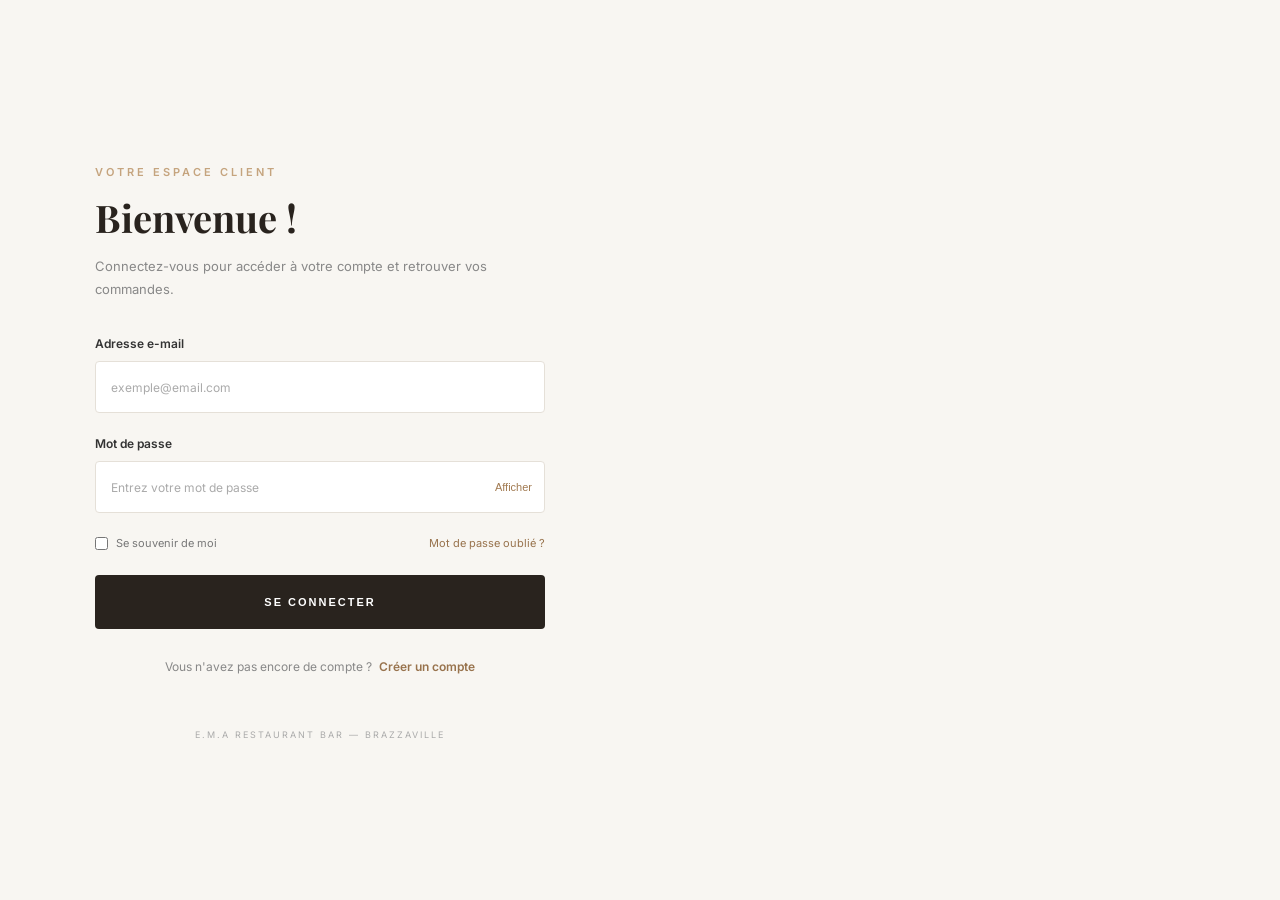
<file: front-end/html/connexion/conexion.html>
<!DOCTYPE html>
<html lang="fr">

<head>
    <meta charset="UTF-8">
    <meta name="viewport" content="width=device-width, initial-scale=1.0">
    <meta name="description" content="Connectez-vous à votre espace client E.M.A Restaurant Bar.">

    <title>Connexion | E.M.A Restaurant Bar</title>

    <link rel="stylesheet" href="/front-end/css/connexion/connexion.css">

    <link
        href="https://fonts.googleapis.com/css2?family=Playfair+Display:wght@400;500;600;700&family=Inter:wght@300;400;500;600&display=swap"
        rel="stylesheet">
</head>

<body>

    <main class="auth-container">

        <!-- SECTION CONNEXION -->
        <section class="auth-form-container">

            <div class="form-wrapper">

                <div class="form-header">

                    <span class="small-title">VOTRE ESPACE CLIENT</span>

                    <h2>Bienvenue !</h2>

                    <p>
                        Connectez-vous pour accéder à votre compte
                        et retrouver vos commandes.
                    </p>

                </div>


                <form id="loginForm">

                    <!-- EMAIL -->
                    <div class="input-group">

                        <label for="email">Adresse e-mail</label>

                        <input type="email" id="email" name="email" placeholder="exemple@email.com" autocomplete="email"
                            required>

                    </div>


                    <!-- MOT DE PASSE -->
                    <div class="input-group">

                        <label for="password">Mot de passe</label>

                        <div class="password-box">

                            <input type="password" id="password" name="password" placeholder="Entrez votre mot de passe"
                                autocomplete="current-password" required>

                            <button type="button" class="toggle-password" id="togglePassword"
                                aria-label="Afficher le mot de passe">
                                Afficher
                            </button>

                        </div>

                    </div>


                    <!-- OPTIONS -->
                    <div class="form-options">

                        <label class="remember">

                            <input type="checkbox" id="remember">

                            <span>Se souvenir de moi</span>

                        </label>

                        <a href="/front-end/html/connect/mot-de-passe-oublie.html" class="forgot-password">
                            Mot de passe oublié ?
                        </a>

                    </div>


                    <!-- MESSAGE -->
                    <p id="message" class="message" aria-live="polite"></p>


                    <!-- BOUTON -->
                    <button type="submit" class="login-button">
                        SE CONNECTER
                    </button>

                </form>


                <!-- INSCRIPTION -->
                <div class="register-link">

                    Vous n'avez pas encore de compte ?

                    <a href="/front-end/html/connect/inscri.html" class="register-link-button">
                        Créer un compte
                    </a>

                </div>


                <div class="secure-text">
                    E.M.A RESTAURANT BAR — BRAZZAVILLE
                </div>

            </div>

        </section>

    </main>

    <script src="../../js/connexion/connexion.js"></script>

</body>

</html>
</file>
<file: front-end/css/commande.css>
:root {
    --cmd-black: #171512;
    --cmd-dark: #211b16;
    --cmd-brown: #765438;
    --cmd-gold: #b99a70;
    --cmd-cream: #f6f2eb;
    --cmd-white: #ffffff;
    --cmd-gray: #77716b;
    --cmd-border: #e8e1d8;
}

body {
    font-family: "DM Sans", sans-serif;
    color: var(--cmd-black);
    background: var(--cmd-white);
}

.container {
    width: min(1200px, 90%);
    margin: auto;
}

/* HEADER */

.site-header {
    background: white;
    position: relative;
    z-index: 100;
    border-bottom: 1px solid var(--cmd-border);
}

.header-container {
    min-height: 85px;
    display: flex;
    align-items: center;
    justify-content: space-between;
}

.logo {
    font-family: "Playfair Display", serif;
    font-size: 30px;
    font-weight: 700;
    color: var(--cmd-black);
    text-decoration: none;
    line-height: 1;
}

.logo span {
    color: var(--cmd-gold);
}

.logo small {
    display: block;
    font-family: "DM Sans", sans-serif;
    font-size: 9px;
    letter-spacing: 4px;
    margin-top: 7px;
    text-align: center;
}

.navbar {
    display: flex;
    align-items: center;
    gap: 330px;
}

.navbar a {
    text-decoration: none;
    color: var(--cmd-black);
    font-size: 14px;
    transition: 0.3s;
}

.navbar a:hover {
    color: var(--cmd-gold);
}

.header-actions {
    display: flex;
    align-items: center;
    gap: 22px;
}

.cart-link {
    position: relative;
    color: var(--cmd-black);
    font-size: 20px;
    text-decoration: none;
}

.cart-counter {
    position: absolute;
    top: -10px;
    right: -11px;
    width: 19px;
    height: 19px;
    border-radius: 50%;
    background: var(--cmd-gold);
    color: white;
    font-size: 10px;
    display: flex;
    align-items: center;
    justify-content: center;
}

.menu-toggle {
    display: none;
    background: transparent;
    border: none;
    font-size: 23px;
    cursor: pointer;
}


/* HERO */

.checkout-hero {
    min-height: 290px;
    background:
        linear-gradient(rgba(23, 21, 18, 0.78), rgba(23, 21, 18, 0.78)),
        url("/img-resto/image01.jpg") center/cover no-repeat;

    display: flex;
    justify-content: center;
    align-items: center;
    text-align: center;
    padding: 50px 20px;
    color: white;
}

.checkout-hero-content {
    max-width: 700px;
}

.section-subtitle {
    color: var(--cmd-gold);
    font-size: 11px;
    font-weight: 700;
    letter-spacing: 3px;
}

.checkout-hero h1 {
    font-family: "Playfair Display", serif;
    font-size: clamp(38px, 6vw, 60px);
    margin: 15px 0;
}

.checkout-hero p {
    color: #e1dcd5;
    font-size: 14px;
}

.checkout-breadcrumb {
    display: flex;
    justify-content: center;
    align-items: center;
    gap: 12px;
    margin-top: 25px;
    font-size: 12px;
}

.checkout-breadcrumb a {
    color: white;
    text-decoration: none;
}

.checkout-breadcrumb i {
    color: var(--cmd-gold);
    font-size: 10px;
}

.checkout-breadcrumb span {
    color: var(--cmd-gold);
}


/* ÉTAPES */

.checkout-steps {
    padding: 30px 0;
    border-bottom: 1px solid var(--cmd-border);
}

.steps-container {
    max-width: 700px;
    display: flex;
    align-items: center;
    justify-content: space-between;
    position: relative;
}

.steps-container::before {
    content: "";
    position: absolute;
    height: 1px;
    background: var(--cmd-border);
    top: 19px;
    left: 12%;
    right: 12%;
}

.step {
    position: relative;
    z-index: 1;
    text-align: center;
    background: white;
    padding: 0 10px;
}

.step span {
    width: 39px;
    height: 39px;
    display: flex;
    align-items: center;
    justify-content: center;
    border: 1px solid var(--cmd-border);
    border-radius: 50%;
    color: var(--cmd-gray);
    background: white;
    font-size: 12px;
    margin: auto;
}

.step p {
    font-size: 11px;
    color: var(--cmd-gray);
    margin: 9px 0 0;
}

.step.completed span,
.step.active span {
    background: var(--cmd-dark);
    border-color: var(--cmd-dark);
    color: white;
}

.step.active p {
    color: var(--cmd-brown);
    font-weight: 700;
}


/* SECTION COMMANDE */

.checkout-section {
    padding: 75px 0 90px;
    background: #fdfcfb;
}

.checkout-layout {
    display: grid;
    grid-template-columns: minmax(0, 1fr) 370px;
    gap: 35px;
    align-items: start;
}

.checkout-form-area {
    display: flex;
    flex-direction: column;
    gap: 25px;
    min-width: 0;
}

.checkout-card {
    background: white;
    padding: 32px;
    border: 1px solid var(--cmd-border);
}

.card-heading {
    display: flex;
    align-items: flex-start;
    gap: 17px;
    margin-bottom: 30px;
}

.card-number {
    font-family: "Playfair Display", serif;
    color: var(--cmd-gold);
    font-size: 24px;
    font-weight: 700;
}

.card-heading h2 {
    font-family: "Playfair Display", serif;
    font-size: 23px;
    margin: 0 0 7px;
}

.card-heading p {
    font-size: 12px;
    color: var(--cmd-gray);
    margin: 0;
}


/* CHAMPS */

.form-grid {
    display: grid;
    grid-template-columns: repeat(2, minmax(0, 1fr));
    gap: 22px;
}

.form-group {
    display: flex;
    flex-direction: column;
    gap: 9px;
    min-width: 0;
}

.form-group.full-width {
    grid-column: 1 / -1;
}

.form-group label {
    font-size: 12px;
    font-weight: 600;
    color: var(--cmd-black);
}

.form-group input,
.form-group select,
.form-group textarea {
    width: 100%;
    border: 1px solid var(--cmd-border);
    background: #fff;
    padding: 14px 15px;
    outline: none;
    border-radius: 2px;
    font-family: "DM Sans", sans-serif;
    font-size: 13px;
    color: var(--cmd-black);
    transition: 0.3s;
}

.form-group input:focus,
.form-group select:focus,
.form-group textarea:focus {
    border-color: var(--cmd-gold);
    box-shadow: 0 0 0 3px rgba(185, 154, 112, 0.10);
}

.form-group textarea {
    resize: vertical;
    min-height: 110px;
}

.form-group input::placeholder,
.form-group textarea::placeholder {
    color: #aaa39a;
}


/* MODE DE RÉCEPTION */

.choice-grid {
    display: grid;
    grid-template-columns: repeat(2, minmax(0, 1fr));
    gap: 15px;
    margin-bottom: 25px;
}

.choice-card {
    cursor: pointer;
    position: relative;
}

.choice-card input {
    position: absolute;
    opacity: 0;
}

.choice-content {
    min-height: 150px;
    display: flex;
    flex-direction: column;
    justify-content: center;
    align-items: center;
    text-align: center;
    gap: 10px;
    padding: 20px;
    border: 1px solid var(--cmd-border);
    transition: 0.3s;
}

.choice-content > i {
    color: var(--cmd-gold);
    font-size: 25px;
}

.choice-content strong {
    font-size: 13px;
}

.choice-content small {
    color: var(--cmd-gray);
    font-size: 11px;
    line-height: 1.6;
}

.choice-card input:checked + .choice-content {
    border-color: var(--cmd-gold);
    background: var(--cmd-cream);
}

#delivery-fields {
    padding-top: 10px;
}


/* PAIEMENT */

.payment-options {
    display: flex;
    flex-direction: column;
    gap: 12px;
}

.payment-option {
    cursor: pointer;
}

.payment-option input {
    position: absolute;
    opacity: 0;
}

.payment-content {
    display: flex;
    align-items: center;
    gap: 15px;
    padding: 16px;
    border: 1px solid var(--cmd-border);
    transition: 0.3s;
}

.payment-option input:checked + .payment-content {
    border-color: var(--cmd-gold);
    background: var(--cmd-cream);
}

.payment-icon {
    width: 45px;
    height: 40px;
    display: flex;
    align-items: center;
    justify-content: center;
    border-radius: 4px;
    font-size: 13px;
    font-weight: 700;
}

.payment-icon.mtn {
    background: #ffcc00;
    color: #171512;
}

.payment-icon.airtel {
    background: #e1262f;
    color: white;
    font-size: 20px;
}

.payment-icon.cash {
    background: var(--cmd-dark);
    color: white;
    font-size: 17px;
}

.payment-content strong,
.payment-content small {
    display: block;
}

.payment-content strong {
    font-size: 13px;
    margin-bottom: 5px;
}

.payment-content small {
    font-size: 11px;
    color: var(--cmd-gray);
}

.payment-notice {
    margin-top: 18px;
    padding: 14px;
    background: var(--cmd-cream);
    border-left: 3px solid var(--cmd-gold);
    color: var(--cmd-brown);
    font-size: 11px;
    line-height: 1.7;
}


/* RÉCAPITULATIF */

.order-summary {
    position: sticky;
    top: 25px;
    background: white;
    padding: 30px 25px;
    border: 1px solid var(--cmd-border);
}

.summary-title {
    margin-bottom: 25px;
}

.summary-title h2 {
    font-family: "Playfair Display", serif;
    font-size: 24px;
    margin: 12px 0 0;
}

.checkout-items {
    display: flex;
    flex-direction: column;
    gap: 18px;
}

.checkout-product {
    display: flex;
    align-items: center;
    gap: 12px;
}

.checkout-product img {
    width: 62px;
    height: 60px;
    object-fit: cover;
    border-radius: 3px;
    background: var(--cmd-cream);
}

.checkout-product-info {
    flex: 1;
    min-width: 0;
}

.checkout-product-info h4 {
    font-family: "Playfair Display", serif;
    font-size: 14px;
    margin: 0 0 6px;
}

.checkout-product-info p {
    color: var(--cmd-gray);
    font-size: 11px;
    margin: 0;
}

.checkout-product-total {
    font-size: 12px;
    font-weight: 700;
    white-space: nowrap;
}

.summary-divider {
    height: 1px;
    background: var(--cmd-border);
    margin: 25px 0;
}

.order-summary-line {
    display: flex;
    justify-content: space-between;
    gap: 10px;
    margin: 17px 0;
    font-size: 12px;
    color: var(--cmd-gray);
}

.order-summary-line strong {
    color: var(--cmd-black);
}

.order-total {
    display: flex;
    justify-content: space-between;
    align-items: center;
    gap: 10px;
    font-weight: 700;
    font-size: 13px;
}

.order-total strong {
    font-family: "Playfair Display", serif;
    font-size: 21px;
    color: var(--cmd-brown);
}

.summary-info {
    color: var(--cmd-gray);
    font-size: 10px;
    line-height: 1.7;
    margin: 20px 0;
}


/* CONDITIONS */

.terms-check {
    display: flex;
    align-items: flex-start;
    gap: 10px;
    font-size: 11px;
    color: var(--cmd-gray);
    line-height: 1.7;
    cursor: pointer;
    margin: 22px 0;
}

.terms-check input {
    accent-color: var(--cmd-brown);
    margin-top: 3px;
    flex-shrink: 0;
}


/* BOUTON COMMANDE */

.place-order-btn {
    width: 100%;
    display: flex;
    align-items: center;
    justify-content: space-between;
    gap: 10px;
    padding: 17px;
    background: var(--cmd-dark);
    color: white;
    border: none;
    font-family: "DM Sans", sans-serif;
    font-size: 12px;
    font-weight: 600;
    cursor: pointer;
    transition: 0.3s;
}

.place-order-btn:hover {
    background: var(--cmd-gold);
}

.return-cart {
    display: block;
    text-align: center;
    text-decoration: none;
    color: var(--cmd-brown);
    font-size: 11px;
    margin-top: 20px;
}

.return-cart i {
    margin-right: 7px;
}

.secure-order {
    display: flex;
    align-items: center;
    justify-content: center;
    gap: 8px;
    color: var(--cmd-gray);
    font-size: 9px;
    margin-top: 22px;
}

.secure-order i {
    color: var(--cmd-gold);
}


/* PANIER VIDE */

.checkout-empty {
    padding: 30px 15px;
    text-align: center;
    background: var(--cmd-cream);
}

.checkout-empty i {
    font-size: 30px;
    color: var(--cmd-gold);
    margin-bottom: 12px;
}

.checkout-empty p {
    font-size: 12px;
    color: var(--cmd-gray);
    line-height: 1.6;
}

.checkout-empty a {
    color: var(--cmd-brown);
    font-size: 12px;
}


/* FOOTER */

.site-footer {
    background: var(--cmd-dark);
    color: white;
    padding: 55px 0 25px;
}

.footer-content {
    display: grid;
    grid-template-columns: 1fr 1fr;
    gap: 35px;
}

.footer-brand .logo {
    color: white;
}

.footer-brand p,
.footer-contact p {
    color: #c6beb4;
    font-size: 13px;
    line-height: 1.8;
}

.footer-contact h4 {
    font-family: "Playfair Display", serif;
    font-size: 18px;
}

.footer-contact i {
    color: var(--cmd-gold);
    margin-right: 8px;
}

.footer-bottom {
    grid-column: 1 / -1;
    border-top: 1px solid rgba(255,255,255,0.15);
    padding-top: 20px;
    text-align: center;
    color: #aaa097;
    font-size: 11px;
}


/* RESPONSIVE */

@media (max-width: 950px) {

    .checkout-layout {
        grid-template-columns: 1fr;
    }

    .order-summary {
        position: static;
    }

}

@media (max-width: 650px) {

    .header-container {
        min-height: 75px;
    }

    .menu-toggle {
        display: block;
    }

    .navbar {
        display: none;
        position: absolute;
        top: 75px;
        left: 0;
        width: 100%;
        padding: 25px;
        background: white;
        flex-direction: column;
        align-items: flex-start;
        gap: 20px;
        box-shadow: 0 10px 20px rgba(0,0,0,0.08);
    }

    .navbar.active {
        display: flex;
    }

    .checkout-hero {
        min-height: 240px;
    }

    .checkout-section {
        padding: 45px 0;
    }

    .checkout-card {
        padding: 23px 18px;
    }

    .card-heading h2 {
        font-size: 20px;
    }

    .form-grid {
        grid-template-columns: 1fr;
    }

    .form-group.full-width {
        grid-column: auto;
    }

    .choice-grid {
        grid-template-columns: 1fr;
    }

    .footer-content {
        grid-template-columns: 1fr;
    }

    .footer-bottom {
        grid-column: 1;
    }

}

@media (max-width: 380px) {

    .order-summary {
        padding: 23px 17px;
    }

    .checkout-breadcrumb {
        gap: 7px;
        font-size: 10px;
    }

}
</file>
<file: front-end/css/menu.css>
* {
  margin: 0;
  padding: 0;
  box-sizing: border-box;
}

:root {
  --color-cream: #f8f5f0;
  --color-ivory: #fefefe;
  --color-charcoal: #1a1a1a;
  --color-gold: #c8a97e;
  --color-stone: #8a8a8a;
  --color-border: #e8e5e0;
  --font-primary: "Inter", sans-serif;
  --font-display: "Playfair Display", serif;
}

/* A effacer */
header {
  position: relative;
  color: rgb(255, 255, 255);
  /* font-style: italic; */
  /* font-family: cursive; */
  margin: 0;
  padding: 1.5rem 0;
  box-shadow: 0 4px 12px rgba(0, 0, 0, 0.564);
  overflow: hidden;
}

header::before {
  content: "";
  position: absolute;
  top: 0;
  left: 0;
  right: 0;
  bottom: 0;
  background-image: url();
  background-size: cover;
  background-position: center;
  background-repeat: no-repeat;
  filter: blur(1px);
  z-index: -1;
}

@keyframes body {
  0% {
    transform: translateX(0);
  }

  25% {
    transform: translateX(-25%);
  }

  50% {
    transform: translateX(-50%);
  }

  75% {
    transform: translateX(-75%);
  }

  100% {
    transform: translateX(0);
  }
}
.heure {
  color: #ffffff;
  font-family: none;
  font-weight: bold;
  font-size: 20px;
  position: relative;
  top: 10px;
}

/* Responsive pour tablettes */
@media (max-width: 768px) {
  .nom-castello h2 {
    font-size: 18px;
  }

  .logo-castello {
    width: 40px;
    height: 40px;
  }

  .heure {
    font-size: 13px;
  }
}

/* Responsive pour mobiles */
@media (max-width: 480px) {
  .nom-castello h2 {
    font-size: 16px;
  }

  .logo-castello {
    width: 35px;
    height: 35px;
  }

  .heure {
    font-size: 12px;
  }

  .container-categorie {
    padding: 0 10px;
  }
}
/* A effacer */

/* Navigation */
nav {
  background-color: rgba(255, 255, 255, 0.524);
  backdrop-filter: blur(5px);
  box-shadow: 0 2px 10px rgba(0, 0, 0, 0.408);
  position: sticky;
  top: 0;
  z-index: 100;
}

.nav-container {
  display: flex;
  justify-content: space-between;
  align-items: center;
  padding: 0.8rem 0;
}

.categories {
  display: flex;
  gap: 20px;
  overflow-x: auto;
  padding: 5px 0;
}

.btn-control {
  padding: 5px;
}

.nav-container {
  max-width: 1400px;
  margin: 0 auto;
  padding: 0 2rem;
  display: flex;
  justify-content: space-between;
  align-items: center;
  position: relative;
  top: px;
}

.nav-brand {
  display: flex;
  align-items: center;
  gap: 0.75rem;
}

.fa-truck-fast,
.brand-symbol {
  font-size: 4rem;
  color: var(--color-gold);
}

.brand-name {
  font-family: var(--font-display);
  font-size: 16px;
  font-weight: lighter;
  letter-spacing: 1px;
  position: relative;
  top: 15px;
  color: #000000;
}

.nav-menu {
  display: flex;
  list-style: none;
  gap: 3rem;
}

.nav-menu a {
  text-decoration: none;
  color: #a17415;
  font-size: 15px;
  font-weight: 400;
  letter-spacing: 0.3px;
  transition: color 0.3s ease;
  position: relative;
}

.nav-menu a:hover {
  color: #00000000;
}

.nav-menu a::after {
  content: "";
  position: absolute;
  bottom: -5px;
  left: 0;
  width: 0;
  height: 1px;
  background: var(--color-gold);
  transition: width 0.3s ease;
}

.nav-menu a:hover::after {
  width: 100%;
}

.nav-actions {
  position: absolute;
  top: 30px;
  right: 6%;
  display: flex;
  align-items: center;
  gap: 20px;
}

.nav-btn {
  background: none;
  border: none;
  font-family: inherit;
  font-size: 1rem;
  cursor: pointer;
  transition: all 0.3s ease;
}

.section-header {
  padding: 5px;
  position: relative;
  left: 10px;
}

.search-btn {
  background-color: #221f1f00;
  padding-left: 5px;
  width: 310px;
  height: 30px;
  opacity: 0.7;
  border-radius: 20px;
  border-color: #a17415;
}

.search-btn:hover {
  border-color: #a175157f;
  opacity: 1;
}

.btn-search {
  font-size: 15px;
  background-color: #221f1f00;
  color: black;
  border: #11101000;
  padding: 10px;
}

.fa-magnifying-glass {
  border: #09090900;
  color: #030303;
}

.appointment-btn {
  text-decoration: none;
  background: rgba(0, 0, 0, 0);
  color: rgb(2, 2, 2);
  border-radius: 15px 15px;
  font-weight: 400;
  letter-spacing: 0.3px;
}

.appointment-btn:hover {
  color: var(--color-gold);
  transform: translateY(-1px);
}

.appoint-btn {
  text-decoration: none;
  background: rgba(254, 0, 0, 0);
  color: #020202;
  left: 120px;
  border-radius: 15px 15px;
  font-weight: 400;
  letter-spacing: 0.3px;
}

.appoint-btn:hover {
  color: var(--color-gold);
  transform: translateY(-1px);
}
/* Hero Section Luxueuse */
.hero-section {
  height: 100vh;
  position: relative;
  overflow: hidden;
}

.hero-carousel {
  height: 100%;
  position: relative;
}

.hero-slide {
  position: absolute;
  top: 0;
  left: 0;
  width: 100%;
  height: 100%;
  opacity: 0;
  transition: opacity 1.2s ease-in-out;
}

.hero-slide.active {
  opacity: 1;
}

.slide-background {
  position: absolute;
  top: 0;
  left: 0;
  width: 100%;
  height: 100%;
}

.slide-background img {
  width: 100%;
  height: 100%;
  /* object-fit: cover; */
  filter: grayscale(0.1);
}

.slide-overlay {
  position: absolute;
  top: 0;
  left: 0;
  width: 100%;
  height: 100%;
  background: linear-gradient(
    135deg,
    rgba(26, 26, 26, 0.4) 0%,
    rgba(26, 26, 26, 0.2) 50%,
    rgba(26, 26, 26, 0.4) 100%
  );
}

.slide-cont {
  position: relative;
  height: 100%;
  display: flex;
  align-items: center;
  padding: 0 2rem;
}

.content-wrapper {
  max-width: 1400px;
  margin: 0 auto;
  width: 100%;
}

.hero-title {
  font-family: var(--font-display);
  font-size: clamp(3rem, 8vw, 6rem);
  font-weight: 300;
  line-height: 1.1;
  margin-bottom: 2rem;
  color: var(--color-ivory);
}

.title-line {
  display: block;
}

.hero-subtitle {
  font-size: 1.2rem;
  max-width: 500px;
  margin-bottom: 3rem;
  color: var(--color-ivory);
  opacity: 0.9;
  font-weight: 300;
  line-height: 1.6;
}

.hero-actions {
  display: flex;
  gap: 1.5rem;
  align-items: center;
}

.cta-primary {
  background: var(--color-gold);
  color: var(--color-charcoal);
  border: none;
  padding: 1.25rem 2.5rem;
  text-decoration: none;
  font-family: inherit;
  font-size: 0.9rem;
  font-weight: 500;
  letter-spacing: 0.5px;
  cursor: pointer;
  transition: all 0.3s ease;
  text-transform: uppercase;
}

.cta-primary:hover {
  background: var(--color-ivory);
  transform: translateY(-2px);
}

.cta-secondary {
  background: transparent;
  color: var(--color-ivory);
  border: 1px solid rgba(255, 255, 255, 0.3);
  padding: 1.25rem 2rem;
  font-family: inherit;
  font-size: 0.9rem;
  font-weight: 400;
  cursor: pointer;
  transition: all 0.3s ease;
  display: flex;
  align-items: center;
  gap: 0.75rem;
}

.cta-secondary:hover {
  border-color: var(--color-ivory);
  background: rgba(255, 255, 255, 0.1);
}

.about-image {
  width: 30px;
}

/* Contrôles Hero */
.hero-controls {
  position: absolute;
  bottom: 4rem;
  left: 0;
  width: 100%;
  padding: 0 2rem;
}

.slide-indicators {
  display: flex;
  gap: 1rem;
  justify-content: center;
  margin-bottom: 2rem;
}

.indicator {
  width: 8px;
  height: 8px;
  border-radius: 50%;
  background: rgba(255, 255, 255, 0.3);
  cursor: pointer;
  transition: all 0.3s ease;
}

.indicator.active {
  background: var(--color-ivory);
  transform: scale(1.2);
}

.navigation-buttons {
  display: flex;
  justify-content: center;
  gap: 1rem;
}

.nav-button {
  background: rgba(255, 255, 255, 0.1);
  border: 1px solid rgba(255, 255, 255, 0.3);
  color: var(--color-ivory);
  width: 50px;
  height: 50px;
  border-radius: 50%;
  display: flex;
  align-items: center;
  justify-content: center;
  cursor: pointer;
  transition: all 0.3s ease;
  backdrop-filter: blur(10px);
}

.nav-button:hover {
  background: rgba(255, 255, 255, 0.2);
  border-color: var(--color-ivory);
}

.scroll-indicator {
  position: absolute;
  bottom: 2rem;
  left: 50%;
  transform: translateX(-50%);
  color: var(--color-ivory);
  display: flex;
  flex-direction: column;
  align-items: center;
  gap: 0.5rem;
  font-size: 0.8rem;
  opacity: 0.7;
}

.scroll-line {
  width: 1px;
  height: 40px;
  background: var(--color-ivory);
  animation: scrollBounce 2s infinite;
}

.brand-name-footer {
  font-family: var(--font-display);
  font-size: 20px;
  font-weight: lighter;
  letter-spacing: 1px;
  color: #f9f8f8;
}

@keyframes scrollBounce {
  0%,
  100% {
    transform: translateY(0);
  }
  50% {
    transform: translateY(10px);
  }
}

/* Section Collections */
.collections-section {
  background: var(--color-ivory);
}
/* ecris special */
/* .section-header {
    text-align: center;
    margin-bottom: 4rem;
} */

.section-subtitle {
  font-size: 1.1rem;
  color: var(--color-stone);
  max-width: 500px;
  margin: 0 auto;
}

/* Section Prestige */
.prestige-section {
  background: var(--color-charcoal);
  color: var(--color-ivory);
  padding: 6rem 2rem;
}

.prestige-container {
  max-width: 1200px;
  margin: 0 auto;
  display: grid;
  grid-template-columns: repeat(auto-fit, minmax(250px, 1fr));
  gap: 3rem;
  text-align: center;
}

.prestige-number {
  font-family: var(--font-display);
  font-size: 3rem;
  font-weight: 300;
  color: var(--color-gold);
  margin-bottom: 1rem;
}

.prestige-label {
  font-size: 0.9rem;
  letter-spacing: 1px;
  text-transform: uppercase;
  opacity: 0.8;
}

/* Footer Luxueux */
.main-footer {
  background: var(--color-charcoal);
  color: var(--color-ivory);
  padding: 4rem 2rem 2rem;
}

.footer-container {
  max-width: 1400px;
  margin: 0 auto;
  display: grid;
  grid-template-columns: 2fr 3fr 1fr;
  gap: 4rem;
  margin-bottom: 3rem;
}

.footer-brand {
  display: flex;
  flex-direction: column;
  gap: 1rem;
}

.footer-brand .brand-symbol {
  font-size: 2rem;
}

.footer-tagline {
  font-style: italic;
  opacity: 0.7;
  margin-top: 1rem;
}

.footer-links {
  display: grid;
  grid-template-columns: repeat(3, 1fr);
  gap: 2rem;
}

.link-group h4 {
  font-family: var(--font-display);
  font-size: 1.1rem;
  margin-bottom: 1.5rem;
  font-weight: 400;
}

.link-group ul {
  list-style: none;
}

.link-group li {
  margin-bottom: 0.75rem;
}

.link-group a {
  color: var(--color-ivory);
  text-decoration: none;
  opacity: 0.7;
  transition: opacity 0.3s ease;
  font-size: 0.9rem;
}

.link-group a:hover {
  opacity: 1;
}

.footer-contact h4 {
  font-family: var(--font-display);
  font-size: 1.1rem;
  margin-bottom: 1.5rem;
  font-weight: 400;
}

.footer-contact address p {
  margin-bottom: 0.75rem;
  opacity: 0.7;
  font-style: normal;
  font-size: 0.9rem;
}

.footer-bottom {
  max-width: 1400px;
  margin: 0 auto;
  padding-top: 2rem;
  border-top: 1px solid rgba(255, 255, 255, 0.1);
  display: flex;
  justify-content: space-between;
  align-items: center;
  font-size: 0.8rem;
  opacity: 0.6;
}

.legal-links {
  display: flex;
  gap: 2rem;
}

.legal-links a {
  color: var(--color-ivory);
  text-decoration: none;
}

/* Responsive */
@media (max-width: 1024px) {
  .nav-menu {
    gap: 2rem;
  }

  .footer-container {
    grid-template-columns: 1fr;
    gap: 3rem;
  }

  .footer-links {
    grid-template-columns: repeat(2, 1fr);
  }
}

@media (max-width: 768px) {
  .nav-container {
    flex-direction: column;
    gap: 1rem;
  }

  .nav-menu {
    gap: 1.5rem;
  }

  .hero-actions {
    flex-direction: column;
    align-items: flex-start;
  }

  .carousel-track {
    gap: 1rem;
  }

  .collection-card {
    min-width: 300px;
  }

  .footer-links {
    grid-template-columns: 1fr;
  }

  .footer-bottom {
    flex-direction: column;
    gap: 1rem;
    text-align: center;
  }
}
</file>
<file: front-end/css/pannier.css>
:root {
  --gold: #c8a97e;
  --gold-dark: #a17415;
  --black: #1a1a1a;
  --cream: #f8f5f0;
  --white: #ffffff;
  --gray: #777777;
  --border: #e8e5e0;
}

* {
  margin: 0;
  padding: 0;
  box-sizing: border-box;
}

body {
  font-family: "Inter", sans-serif;
  background: #faf9f7;
  color: var(--black);
}

/* Navigation container */
nav {
  background-color: rgba(255, 255, 255, 0.524);
  backdrop-filter: blur(5px);
  box-shadow: 0 2px 10px rgba(0, 0, 0, 0.408);
  position: sticky;
  top: 0;
  height: 60px;
  z-index: 100;
}

.nav-container {
  display: flex;
  justify-content: space-between;
  align-items: center;
  padding: 0.8rem 0;
}

.categories {
  display: flex;
  gap: 20px;
  overflow-x: auto;
  padding: 5px 0;
}

.btn-control {
  padding: 5px;
}

.nav-container {
  max-width: 1400px;
  margin: 0 auto;
  padding: 0 2rem;
  display: flex;
  justify-content: space-between;
  align-items: center;
}

.nav-brand {
  display: flex;
  align-items: center;
  gap: 0.75rem;
}

.fa-truck-fast,
.brand-symbol {
  font-size: 1rem;
  color: var(--color-gold);
}

.brand-name {
  font-family: var(--font-display);
  font-size: 16px;
  font-weight: lighter;
  letter-spacing: 1px;
  position: relative;
  top: 15px;
  color: #000000;
}

.nav-menu {
  display: flex;
  list-style: none;
  gap: 3rem;
}

.nav-menu a {
  text-decoration: none;
  color: #a17415;
  font-size: 15px;
  font-weight: 400;
  letter-spacing: 0.3px;
  transition: color 0.3s ease;
  position: relative;
}

.nav-menu a:hover {
  color: #00000000;
}

.nav-menu a::after {
  content: "";
  position: absolute;
  bottom: -5px;
  left: 0;
  width: 0;
  height: 1px;
  background: var(--color-gold);
  transition: width 0.3s ease;
}

.nav-menu a:hover::after {
  width: 100%;
}

/* .nav-actions {
  position: absolute;
  top: 20px;
  right: 6%;
  display: flex;
  align-items: center;
  gap: 20px;
} */

/* Barre d'acceuil */
.barre2 {
  width: 15px;
  height: 1px;
}

.menu-toggle {
  background: transparent;
  border: none;
  cursor: pointer;
  display: flex;
  position: absolute;
  left: 0px;
  flex-direction: column;
  gap: 5px;
  padding: 20px;
}

.menu-toggle span {
  width: 20px;
  height: 1px;
  background: #171717;
  transition: 0.3s;
}

.menu-panel {
  display: none;
  position: absolute;
  right: 20px;
  top: 75px;
  width: 260px;
  padding: 25px;
  background: #171717;
  border-radius: 8px;
  z-index: 1000;
}

.menu-panel.active {
  display: flex;
  flex-direction: column;
  gap: 22px;
}

.menu-panel a {
  color: white;
  text-decoration: none;
  transition: 0.3s;
}

.menu-panel a:hover {
  color: #b88a5a;
}

/* CONTENU */

.cart-container {
  max-width: 1300px;
  margin: 60px auto;
  padding: 0 25px;
  display: grid;
  grid-template-columns: 1fr 370px;
  gap: 35px;
  align-items: start;
}

.cart-products {
  background: white;
  padding: 30px;
  border: 1px solid var(--border);
}

.cart-title {
  display: flex;
  justify-content: space-between;
  align-items: center;
  padding-bottom: 25px;
  border-bottom: 1px solid var(--border);
}

.cart-title h2,
.cart-summary h2 {
  font-family: "Playfair Display", serif;
  font-size: 24px;
  font-weight: 500;
}

.clear-cart,
.fa-trash-can {
  border: none;
  background: none;
  color: #ff0000;
  cursor: pointer;
  font-size: 16px;
  position: relative;
  right: 5px;
}

.clear-cart:hover,
.fa-trash-can:hover {
  color: #954b43e3;
}

/* ARTICLES */

.cart-item {
  display: grid;
  grid-template-columns: 110px 1fr auto;
  gap: 20px;
  align-items: center;
  padding: 25px 0;
  border-bottom: 1px solid var(--border);
}

.cart-item img {
  width: 110px;
  height: 100px;
  object-fit: cover;
  border-radius: 4px;
}

.cart-item-info h3 {
  font-family: "Playfair Display", serif;
  font-size: 18px;
  margin-bottom: 8px;
}

.cart-item-info p {
  font-size: 13px;
  color: var(--gold-dark);
  font-weight: 600;
}

.cart-item-price {
  text-align: right;
}

.cart-item-price strong {
  font-size: 15px;
  white-space: nowrap;
}

/* QUANTITÉ */

.quantity-control {
  display: flex;
  align-items: center;
  gap: 12px;
  margin-top: 14px;
}

.quantity-control button {
  width: 27px;
  height: 27px;
  border: 1px solid var(--border);
  background: white;
  cursor: pointer;
  transition: 0.3s;
}

.quantity-control button:hover {
  background: var(--gold);
  color: white;
}

.quantity-control span {
  font-size: 13px;
}

.remove-item {
  margin-top: 12px;
  border: none;
  background: none;
  color: #a34a40;
  font-size: 12px;
  cursor: pointer;
}

/* PANIER VIDE */

.empty-cart {
  text-align: center;
  padding: 65px 15px;
}

.empty-cart i {
  font-size: 35px;
  color: var(--gold);
  margin-bottom: 20px;
}

.empty-cart h3 {
  font-family: "Playfair Display", serif;
  font-size: 25px;
  margin-bottom: 12px;
}

.discover-btn {
  display: inline-block;
  border-radius: 20px;
  padding: 14px 25px;
  background: var(--black);
  color: white;
  text-decoration: none;
  font-size: 12px;
  transition: 0.3s;
  margin: 20px;
}

.discover-btn:hover {
  background: var(--gold-dark);
}

/* RÉCAPITULATIF */

.cart-summary {
  background: white;
  border: 1px solid var(--border);
  padding: 30px;
  position: sticky;
  top: 25px;
}

.cart-summary h2 {
  padding-bottom: 25px;
  border-bottom: 1px solid var(--border);
  margin-bottom: 25px;
}

.summary-line,
.total-line {
  display: flex;
  justify-content: space-between;
  margin-bottom: 20px;
  font-size: 13px;
}

.summary-line span {
  color: var(--gray);
}

.summary-line strong {
  font-weight: 500;
}

.summary-divider {
  border-top: 1px solid var(--border);
  margin: 25px 0;
}

.total-line {
  font-size: 15px;
  font-weight: 600;
}

.total-line strong {
  font-size: 20px;
  color: var(--gold-dark);
}

.delivery-info {
  background: var(--cream);
  padding: 15px;
  font-size: 11px;
  color: var(--gray);
  line-height: 1.6;
  margin: 25px 0;
}

.delivery-info i {
  color: var(--gold-dark);
  margin-right: 5px;
}

/* BOUTONS */

.checkout-btn {
  width: 100%;
  padding: 17px;
  border-radius: 30px;
  border: none;
  background: var(--black);
  color: white;
  font-size: 12px;
  letter-spacing: 1px;
  text-transform: uppercase;
  cursor: pointer;
  display: flex;
  justify-content: space-between;
  align-items: center;
  transition: 0.3s;
  /* display: inline-block; */
}

.checkout-btn:hover {
  background: var(--gold-dark);
}

.checkout-btn:disabled {
  opacity: 0.45;
  cursor: not-allowed;
}

.continue-shopping {
  display: block;
  text-align: center;
  margin-top: 22px;
  text-decoration: none;
  color: var(--black);
  font-size: 12px;
}

.continue-shopping:hover {
  color: var(--gold-dark);
}

.secure-payment {
  border-top: 1px solid var(--border);
  margin-top: 25px;
  padding-top: 20px;
  text-align: center;
  font-size: 11px;
  color: var(--gray);
}

.secure-payment i {
  color: #438b57;
  margin-right: 6px;
}

/* FOOTER */

.cart-footer {
  background: var(--black);
  color: white;
  padding: 45px 5% 20px;
  text-align: center;
}

.footer-brand h3 {
  font-family: "Playfair Display", serif;
  font-size: 25px;
  font-weight: 400;
  letter-spacing: 2px;
  margin-bottom: 12px;
}

.footer-brand p {
  font-size: 12px;
  color: #aaa;
  font-style: italic;
}

.footer-bottom {
  max-width: 1300px;
  margin: 35px auto 0;
  padding-top: 20px;
  border-top: 1px solid #ffffff20;
  display: flex;
  justify-content: space-between;
  font-size: 11px;
  color: #aaa;
}

/* RESPONSIVE */

@media (max-width: 900px) {
  .cart-container {
    grid-template-columns: 1fr;
  }

  .cart-summary {
    position: static;
  }
}

@media (max-width: 600px) {
  .nav-container {
    flex-direction: column;
    gap: 1rem;
  }
  .cart-header {
    padding: 15px;
  }

  .back-link {
    font-size: 11px;
  }

  .brand span {
    font-size: 22px;
  }

  .cart-container {
    margin: 25px auto;
    padding: 0 12px;
    gap: 20px;
  }

  .cart-products {
    padding: 18px 12px;
  }

  .cart-title h2 {
    font-size: 19px;
  }

  .clear-cart {
    font-size: 10px;
  }

  .cart-item {
    grid-template-columns: 75px 1fr;
    gap: 12px;
  }

  .cart-item img {
    width: 75px;
    height: 80px;
  }

  .cart-item-info h3 {
    font-size: 15px;
  }

  .cart-item-price {
    grid-column: 2;
    text-align: left;
  }

  .cart-item-price strong {
    font-size: 13px;
  }

  .cart-summary {
    padding: 22px;
  }

  .footer-bottom {
    flex-direction: column;
    gap: 12px;
  }
}
</file>
<file: front-end/css/reservation.css>
:root {
    --black: #171512;
    --dark: #211b16;
    --brown: #765438;
    --gold: #b99a70;
    --cream: #f6f2eb;
    --white: #ffffff;
    --gray: #77716b;

    --heading: 'Playfair Display', serif;
    --body: 'DM Sans', sans-serif;
}


/* RESET */

* {
    margin: 0;
    padding: 0;
    box-sizing: border-box;
}

html {
    scroll-behavior: smooth;
}

body {
    font-family: var(--body);
    background: var(--white);
    color: var(--black);
    overflow-x: hidden;
}

a {
    text-decoration: none;
    color: inherit;
}

button,
input,
select,
textarea {
    font-family: inherit;
}

.section-label {
    color: var(--gold);
    font-size: 10px;
    font-weight: 600;
    letter-spacing: 4px;
}

.section-padding {
    padding: 100px 9%;
}

   /* HEADER */

.header {
    height: 95px;
    width: 100%;
    padding: 0 9%;

    display: flex;
    justify-content: space-between;
    align-items: center;

    background: var(--white);

    position: fixed;
    z-index: 1000;
}

.logo {
    display: flex;
    flex-direction: column;
    align-items: center;
}

.logo-name {
    font-family: var(--heading);
    font-size: 36px;
    font-weight: 700;
    letter-spacing: 5px;
    color: var(--black);
}

.logo-subtitle {
    font-size: 9px;
    letter-spacing: 5px;
    color: var(--brown);
}

.navbar {
    display: flex;
    align-items: center;
    gap: 34px;
}

.navbar a {
    font-size: 12px;
    font-weight: 500;
    color: #39342e;
    position: relative;
    transition: .3s;
}

.navbar a::after {
    content: "";
    position: absolute;
    width: 0;
    height: 1px;
    background: var(--gold);
    left: 0;
    bottom: -9px;
    transition: .3s;
}

.navbar a:hover::after,
.navbar a.active::after {
    width: 100%;
}

.navbar a:hover {
    color: var(--brown);
}

.header-btn {
    padding: 15px 23px;
    background: var(--brown);
    color: var(--white);
    font-size: 11px;
    letter-spacing: 1px;
    text-transform: uppercase;
    transition: .3s;
}

.header-btn:hover {
    background: var(--black);
}

.menu-toggle {
    display: none;
    border: none;
    background: none;
    color: var(--black);
    font-size: 25px;
    cursor: pointer;
}


   /* HERO */

.reservation-hero {
    min-height: 520px;

    background:
        url("/img-resto/image01.jpg")
        center/cover no-repeat;

    display: flex;
    align-items: center;
    justify-content: center;

    text-align: center;
    position: relative;
}

.hero-overlay {
    position: absolute;
    inset: 0;
    background: rgba(0, 0, 0, .66);
}

.hero-content {
    position: relative;
    z-index: 2;
    padding: 30px;
    animation: fadeUp 1s ease;
}

.hero-content h1 {
    font-family: var(--heading);
    font-size: clamp(55px, 7vw, 85px);
    color: var(--white);
    font-weight: 500;
    line-height: 1.15;
    margin: 25px 0;
}

.hero-content h1 span {
    color: var(--gold);
    font-style: italic;
}

.hero-content p {
    max-width: 580px;
    margin: auto;
    color: #ddd;
    font-size: 13px;
    line-height: 2;
}

.breadcrumb {
    display: flex;
    justify-content: center;
    align-items: center;
    gap: 15px;
    margin-top: 35px;

    color: #ddd;
    font-size: 11px;
}

.breadcrumb i {
    color: var(--gold);
    font-size: 9px;
}


   /* RESERVATION SECTION */

.reservation-section {
    padding: 110px 9%;
    background: var(--cream);
}

.reservation-container {
    max-width: 1250px;
    margin: auto;

    display: grid;
    grid-template-columns: .8fr 1.2fr;
    gap: 80px;

    align-items: start;
}


   /* INFORMATIONS GAUCHE */

.reservation-info {
    padding-top: 30px;
}

.reservation-info h2 {
    font-family: var(--heading);
    font-size: 55px;
    font-weight: 500;
    line-height: 1.2;
    margin: 25px 0;
}

.reservation-info h2 span {
    color: var(--brown);
    font-style: italic;
}

.reservation-info > p {
    color: var(--gray);
    font-size: 13px;
    line-height: 2;
    margin-bottom: 40px;
}

.info-item {
    display: flex;
    align-items: flex-start;
    gap: 20px;
    margin-bottom: 30px;
}

.info-icon {
    width: 48px;
    height: 48px;
    flex-shrink: 0;

    display: flex;
    align-items: center;
    justify-content: center;

    background: var(--white);
    color: var(--brown);
    font-size: 18px;
}

.info-item h3 {
    font-family: var(--heading);
    font-size: 20px;
    font-weight: 500;
    margin-bottom: 8px;
}

.info-item p {
    font-size: 12px;
    line-height: 1.9;
    color: var(--gray);
}

.reservation-note {
    display: flex;
    gap: 12px;
    align-items: flex-start;

    margin-top: 45px;
    padding: 20px;

    border-left: 3px solid var(--gold);
    background: rgba(185, 154, 112, .10);
}

.reservation-note i {
    color: var(--brown);
    margin-top: 3px;
}

.reservation-note p {
    color: var(--gray);
    font-size: 11px;
    line-height: 1.8;
}

   /* FORMULAIRE */

.reservation-form-container {
    background: var(--white);
    padding: 55px 50px;

    box-shadow: 0 15px 50px rgba(0, 0, 0, .05);
}

.form-heading {
    margin-bottom: 40px;
}

.form-heading h2 {
    font-family: var(--heading);
    font-size: 36px;
    font-weight: 500;
    margin: 18px 0 10px;
}

.form-heading p {
    font-size: 12px;
    color: var(--gray);
}


/* LIGNES DU FORMULAIRE */

.form-row {
    display: grid;
    grid-template-columns: 1fr 1fr;
    gap: 20px;
}

.form-group {
    margin-bottom: 25px;
}

.form-group label {
    display: block;
    font-size: 11px;
    font-weight: 600;
    color: var(--black);
    margin-bottom: 11px;
}


/* CHAMPS */

.input-icon {
    position: relative;
}

.input-icon > i {
    position: absolute;
    left: 17px;
    top: 50%;
    transform: translateY(-50%);

    color: var(--brown);
    font-size: 14px;
    pointer-events: none;
}

.input-icon input,
.input-icon select {
    width: 100%;
    height: 54px;

    border: 1px solid #e9e4dc;
    outline: none;

    background: #faf9f7;

    padding: 0 15px 0 45px;

    color: var(--black);
    font-size: 12px;

    transition: .3s;
}

.input-icon select {
    cursor: pointer;
}

.input-icon input:focus,
.input-icon select:focus,
textarea:focus {
    border-color: var(--gold);
    background: var(--white);
}


/* TEXTAREA */

textarea {
    width: 100%;
    resize: vertical;
    min-height: 120px;

    padding: 17px;

    border: 1px solid #e9e4dc;
    outline: none;

    background: #faf9f7;

    color: var(--black);
    font-size: 12px;

    transition: .3s;
}

textarea::placeholder,
input::placeholder {
    color: #aaa39a;
}


/* SEPARATEUR */

.form-divider {
    display: flex;
    align-items: center;
    gap: 15px;

    margin: 35px 0;
}

.form-divider::after {
    content: "";
    height: 1px;
    background: #e9e4dc;
    flex: 1;
}

.form-divider span {
    font-size: 10px;
    letter-spacing: 2px;
    font-weight: 600;
    color: var(--brown);
}


/* CASE A COCHER */

.form-checkbox {
    display: flex;
    align-items: flex-start;
    gap: 12px;
    margin: 10px 0 25px;
}

.form-checkbox input {
    width: 16px;
    height: 16px;
    accent-color: var(--brown);
    cursor: pointer;
}

.form-checkbox label {
    font-size: 11px;
    color: var(--gray);
    line-height: 1.6;
    cursor: pointer;
}


/* BOUTON ENVOI */

.submit-btn {
    width: 100%;
    height: 58px;

    display: flex;
    align-items: center;
    justify-content: center;
    gap: 15px;

    background: var(--brown);
    color: var(--white);

    border: 1px solid var(--brown);

    font-size: 11px;
    font-weight: 600;
    letter-spacing: 1.5px;
    text-transform: uppercase;

    cursor: pointer;
    transition: .4s;
}

.submit-btn:hover {
    background: var(--black);
    border-color: var(--black);
    transform: translateY(-3px);
}

.form-footer {
    display: flex;
    justify-content: center;
    align-items: center;
    gap: 8px;

    margin-top: 20px;

    font-size: 10px;
    color: var(--gray);
    text-align: center;
}

.form-footer i {
    color: var(--brown);
}

   /* EVENEMENTS */

.event-banner {
    min-height: 480px;

    background:
        url("/img-resto/image0.jpg")
        center/cover no-repeat;

    display: flex;
    align-items: center;
    justify-content: center;

    text-align: center;
    position: relative;
}

.event-overlay {
    position: absolute;
    inset: 0;
    background: rgba(20, 15, 10, .78);
}

.event-content {
    max-width: 750px;
    padding: 35px;
    position: relative;
    z-index: 2;
}

.event-content h2 {
    font-family: var(--heading);
    font-size: 48px;
    font-weight: 500;
    color: var(--white);
    line-height: 1.3;
    margin: 25px 0;
}

.event-content h2 span {
    color: var(--gold);
    font-style: italic;
}

.event-content p {
    color: #ddd;
    font-size: 13px;
    line-height: 2;
    margin-bottom: 30px;
}

.event-btn {
    display: inline-flex;
    align-items: center;
    gap: 15px;

    padding: 17px 30px;

    background: var(--gold);
    color: var(--white);

    font-size: 10px;
    font-weight: 600;
    letter-spacing: 1px;
    text-transform: uppercase;

    transition: .3s;
}

.event-btn:hover {
    background: var(--white);
    color: var(--black);
}


/* ==========================================
   FOOTER
========================================== */

.footer {
    background: var(--black);
    color: var(--white);
    padding: 75px 9% 25px;
}

.footer-main {
    display: grid;
    grid-template-columns: 1.5fr 1fr 1fr 1fr;
    gap: 50px;
    padding-bottom: 60px;
}

.footer .logo-name {
    color: var(--white);
}

.footer-brand p {
    max-width: 260px;
    margin-top: 25px;
    font-size: 12px;
    color: #aaa;
    line-height: 2;
}

.footer-links h3,
.footer-social h3 {
    font-family: var(--heading);
    font-size: 20px;
    font-weight: 500;
    margin-bottom: 25px;
}

.footer-links a {
    display: block;
    font-size: 12px;
    color: #aaa;
    margin-bottom: 15px;
    transition: .3s;
}

.footer-links a:hover {
    color: var(--gold);
}

.social-icons {
    display: flex;
    gap: 12px;
}

.social-icons a {
    width: 38px;
    height: 38px;

    display: flex;
    align-items: center;
    justify-content: center;

    border: 1px solid #55483c;
    border-radius: 50%;

    color: var(--gold);
    transition: .3s;
}

.social-icons a:hover {
    background: var(--gold);
    color: var(--white);
}

.footer-bottom {
    border-top: 1px solid #39332d;
    padding-top: 25px;

    display: flex;
    justify-content: space-between;

    color: #999;
    font-size: 10px;
    letter-spacing: 1px;
}


/* ==========================================
   ANIMATION
========================================== */

@keyframes fadeUp {

    from {
        opacity: 0;
        transform: translateY(30px);
    }

    to {
        opacity: 1;
        transform: translateY(0);
    }

}


/* ==========================================
   TABLETTE
========================================== */

@media (max-width: 1100px) {

    .header {
        padding: 0 5%;
    }

    .navbar {
        gap: 18px;
    }

    .header-btn {
        display: none;
    }

    .reservation-section {
        padding: 80px 5%;
    }

    .reservation-container {
        gap: 40px;
    }

    .reservation-form-container {
        padding: 40px 30px;
    }

    .footer-main {
        grid-template-columns: repeat(2, 1fr);
    }

}


/* ==========================================
   MOBILE
========================================== */

@media (max-width: 768px) {

    .header {
        height: 80px;
        padding: 0 6%;
    }

    .logo-name {
        font-size: 30px;
    }

    .menu-toggle {
        display: block;
    }

    .navbar {
        position: absolute;
        top: 80px;
        left: 0;
        width: 100%;

        background: var(--white);

        display: none;
        flex-direction: column;
        align-items: flex-start;

        padding: 25px 8%;
        gap: 25px;

        box-shadow: 0 10px 20px rgba(0,0,0,.08);
    }

    .navbar.active {
        display: flex;
    }

    .reservation-hero {
        min-height: 470px;
    }

    .hero-content h1 {
        font-size: 55px;
    }

    .reservation-section {
        padding: 70px 6%;
    }

    .reservation-container {
        grid-template-columns: 1fr;
        gap: 55px;
    }

    .reservation-info {
        padding-top: 0;
    }

    .reservation-info h2 {
        font-size: 45px;
    }

    .reservation-form-container {
        padding: 35px 25px;
    }

    .form-heading h2 {
        font-size: 30px;
    }

    .form-row {
        grid-template-columns: 1fr;
        gap: 0;
    }

    .event-content h2 {
        font-size: 38px;
    }

    .footer-main {
        grid-template-columns: repeat(2, 1fr);
        gap: 35px;
    }

    .footer-bottom {
        flex-direction: column;
        gap: 15px;
        line-height: 1.8;
    }

}


/* ==========================================
   PETITS ECRANS
========================================== */

@media (max-width: 420px) {

    .hero-content h1 {
        font-size: 44px;
    }

    .section-label {
        font-size: 9px;
        letter-spacing: 2px;
    }

    .reservation-form-container {
        padding: 30px 18px;
    }

    .footer-main {
        grid-template-columns: 1fr;
    }

}
</file>
<file: front-end/css/connect/nouveau-mot-de-passe.css>
* {
    margin: 0;
    padding: 0;
    box-sizing: border-box;
}

body {
    font-family: 'Inter', sans-serif;
    background: #f8f6f2;
    color: #222;
}

.auth-container {
    min-height: 100vh;
    display: grid;
    grid-template-columns: 1fr 1fr;
}

/* SECTION IMAGE */

.auth-image {
    position: relative;

    background:
        linear-gradient(rgba(0,0,0,0.55), rgba(0,0,0,0.65)),
        url("../../img/restaurant.jpg") center/cover no-repeat;

    display: flex;
    flex-direction: column;
    justify-content: space-between;

    padding: 55px;
    color: white;
    overflow: hidden;
}

.image-overlay {
    position: absolute;
    inset: 0;

    background: linear-gradient(
        135deg,
        rgba(80,52,30,0.25),
        transparent
    );
}

.brand,
.image-content,
.image-footer {
    position: relative;
    z-index: 1;
}

.brand {
    display: flex;
    flex-direction: column;
}

.brand-logo {
    font-family: 'Playfair Display', serif;
    font-size: 45px;
    letter-spacing: 5px;
}

.brand-subtitle {
    font-size: 11px;
    letter-spacing: 5px;
}

.image-content {
    max-width: 480px;
}

.welcome-text,
.small-title {
    font-size: 11px;
    letter-spacing: 3px;
    color: #c5a47e;
    font-weight: 600;
}

.image-content h1 {
    font-family: 'Playfair Display', serif;
    font-size: clamp(40px, 5vw, 65px);
    line-height: 1.15;
    margin: 20px 0;
}

.image-content p:last-child {
    color: #e1ded9;
    line-height: 1.8;
    font-size: 14px;
}

.image-footer {
    font-size: 11px;
    color: #ccc;
}

/* SECTION FORMULAIRE */

.auth-form-container {
    display: flex;
    align-items: center;
    justify-content: center;
    padding: 40px 25px;
}

.form-wrapper {
    width: 100%;
    max-width: 450px;
}

.back-home {
    display: inline-block;
    color: #777;
    text-decoration: none;
    font-size: 12px;
    margin-bottom: 35px;
    transition: 0.3s;
}

.back-home:hover {
    color: #a17a51;
}

/* ICONE */

.form-icon {
    width: 60px;
    height: 60px;

    display: flex;
    align-items: center;
    justify-content: center;

    background: #eee7dd;
    border-radius: 50%;

    margin-bottom: 20px;
}

.form-icon span {
    font-size: 28px;
    color: #98734d;
}

/* TITRE */

.form-header {
    margin-bottom: 30px;
}

.form-header h2 {
    font-family: 'Playfair Display', serif;
    font-size: 34px;
    margin: 12px 0;
    color: #29231e;
}

.form-header p {
    color: #888;
    font-size: 13px;
    line-height: 1.8;
}

/* CHAMPS */

.input-group {
    margin-bottom: 20px;
}

.input-group label {
    display: block;
    font-size: 12px;
    font-weight: 600;
    margin-bottom: 9px;
    color: #333;
}

.input-group input {
    width: 100%;
    height: 51px;

    border: 1px solid #e5e0d8;
    background: #fff;

    padding: 0 15px;
    padding-right: 85px;

    border-radius: 4px;
    outline: none;

    font-family: 'Inter', sans-serif;
    font-size: 12px;

    transition: 0.3s;
}

.input-group input:focus {
    border-color: #a17a51;
    box-shadow: 0 0 0 3px rgba(161,122,81,0.08);
}

.input-group input::placeholder {
    color: #aaa;
}

/* AFFICHER MOT DE PASSE */

.password-box {
    position: relative;
}

.toggle-password {
    position: absolute;
    right: 13px;
    top: 50%;
    transform: translateY(-50%);

    background: none;
    border: none;

    color: #a17a51;
    font-size: 11px;
    cursor: pointer;
}

/* INDICATIONS MOT DE PASSE */

.password-info {
    background: #f0ece6;
    padding: 15px;
    border-radius: 4px;
    margin: 5px 0 20px;
}

.password-info p {
    font-size: 11px;
    font-weight: 600;
    color: #555;
    margin-bottom: 10px;
}

.password-info ul {
    list-style: none;
}

.password-info li {
    font-size: 11px;
    color: #999;
    margin: 7px 0;
}

.password-info li::before {
    content: "○";
    margin-right: 9px;
}

.password-info li.valid {
    color: #218838;
}

.password-info li.valid::before {
    content: "✓";
    font-weight: bold;
}

/* MESSAGE */

.message {
    font-size: 12px;
    line-height: 1.7;
    margin-bottom: 15px;
}

.message.error {
    color: #c0392b;
}

.message.success {
    color: #218838;
}

/* BOUTON */

.reset-button {
    width: 100%;
    height: 54px;

    background: #29231e;
    color: white;

    border: none;
    border-radius: 4px;

    font-size: 11px;
    font-weight: 600;
    letter-spacing: 1.5px;

    cursor: pointer;
    transition: 0.3s;
}

.reset-button:hover {
    background: #98734d;
}

.reset-button:disabled {
    opacity: 0.6;
    cursor: not-allowed;
}

/* LIEN */

.bottom-link {
    text-align: center;
    margin-top: 25px;

    font-size: 12px;
    color: #888;
    line-height: 1.8;
}

.bottom-link a {
    color: #98734d;
    font-weight: 600;
    text-decoration: none;
    margin-left: 4px;
}

.bottom-link a:hover {
    text-decoration: underline;
}

/* PIED DE PAGE */

.secure-text {
    text-align: center;
    font-size: 9px;
    letter-spacing: 2px;
    color: #aaa;
    margin-top: 40px;
}

/* RESPONSIVE */

@media (max-width: 900px) {

    .auth-container {
        grid-template-columns: 1fr;
    }

    .auth-image {
        min-height: 300px;
        padding: 35px;
    }

    .image-content {
        margin: 45px 0 20px;
    }

    .image-content h1 {
        font-size: 40px;
    }

    .auth-form-container {
        padding: 45px 25px;
    }
}

@media (max-width: 480px) {

    .auth-image {
        min-height: 260px;
        padding: 25px;
    }

    .brand-logo {
        font-size: 35px;
    }

    .image-content h1 {
        font-size: 33px;
    }

    .form-header h2 {
        font-size: 29px;
    }
}
</file>
<file: front-end/css/connexion/connexion.css>
* {
    margin: 0;
    padding: 0;
    box-sizing: border-box;
}

body {
    font-family: 'Inter', sans-serif;
    background: #f8f6f2;
    color: #222;
}

.auth-container {
    min-height: 100vh;
    display: grid;
    grid-template-columns: 1fr 1fr;
}

/* SECTION IMAGE */

.auth-image {
    position: relative;

    background:
        linear-gradient(rgba(0,0,0,0.55), rgba(0,0,0,0.65)),
        url("../../img/restaurant.jpg") center/cover no-repeat;

    display: flex;
    flex-direction: column;
    justify-content: space-between;

    padding: 55px;
    color: white;
    overflow: hidden;
}

.image-overlay {
    position: absolute;
    inset: 0;

    background: linear-gradient(
        135deg,
        rgba(80,52,30,0.25),
        transparent
    );
}

.brand,
.image-content,
.image-footer {
    position: relative;
    z-index: 1;
}

.brand {
    display: flex;
    flex-direction: column;
}

.brand-logo {
    font-family: 'Playfair Display', serif;
    font-size: 45px;
    letter-spacing: 5px;
}

.brand-subtitle {
    font-size: 11px;
    letter-spacing: 5px;
}

.image-content {
    max-width: 480px;
}

.welcome-text,
.small-title {
    font-size: 11px;
    letter-spacing: 3px;
    color: #c5a47e;
    font-weight: 600;
}

.image-content h1 {
    font-family: 'Playfair Display', serif;
    font-size: clamp(40px, 5vw, 65px);
    line-height: 1.15;
    margin: 20px 0;
}

.image-content p:last-child {
    color: #e1ded9;
    line-height: 1.8;
    font-size: 14px;
}

.image-footer {
    font-size: 11px;
    color: #ccc;
}


/* SECTION FORMULAIRE */

.auth-form-container {
    display: flex;
    align-items: center;
    justify-content: center;
    padding: 40px 25px;
}

.form-wrapper {
    width: 100%;
    max-width: 450px;
}

.back-home {
    display: inline-block;
    color: #777;
    text-decoration: none;
    font-size: 12px;
    margin-bottom: 45px;
    transition: 0.3s;
}

.back-home:hover {
    color: #a17a51;
}

.form-header {
    margin-bottom: 35px;
}

.form-header h2 {
    font-family: 'Playfair Display', serif;
    font-size: 38px;
    margin: 12px 0;
    color: #29231e;
}

.form-header p {
    color: #888;
    font-size: 13px;
    line-height: 1.8;
}


/* CHAMPS */

.input-group {
    margin-bottom: 23px;
}

.input-group label {
    display: block;
    font-size: 12px;
    font-weight: 600;
    margin-bottom: 10px;
    color: #333;
}

.input-group input {
    width: 100%;
    height: 52px;

    border: 1px solid #e5e0d8;
    background: #fff;

    padding: 0 15px;
    border-radius: 4px;

    outline: none;

    font-family: 'Inter', sans-serif;
    font-size: 12px;

    transition: 0.3s;
}

.input-group input:focus {
    border-color: #a17a51;
    box-shadow: 0 0 0 3px rgba(161,122,81,0.08);
}

.input-group input::placeholder {
    color: #aaa;
}


/* MOT DE PASSE */

.password-box {
    position: relative;
}

.password-box input {
    padding-right: 85px;
}

.toggle-password {
    position: absolute;
    right: 13px;
    top: 50%;
    transform: translateY(-50%);

    background: none;
    border: none;

    color: #a17a51;
    font-size: 11px;
    cursor: pointer;
}


/* OPTIONS */

.form-options {
    display: flex;
    justify-content: space-between;
    align-items: center;
    gap: 10px;
    margin: 5px 0 25px;
}

.remember {
    display: flex;
    align-items: center;
    gap: 8px;

    color: #777;
    font-size: 11px;
    cursor: pointer;
}

.remember input {
    accent-color: #98734d;
}

.forgot-password {
    color: #98734d;
    font-size: 11px;
    text-decoration: none;
}

.forgot-password:hover {
    text-decoration: underline;
}


/* MESSAGE */

.message {
    font-size: 12px;
    line-height: 1.6;
    margin-bottom: 15px;
}

.message.error {
    color: #c0392b;
}

.message.success {
    color: #218838;
}


/* BOUTON */

.login-button {
    width: 100%;
    height: 54px;

    background: #29231e;
    color: white;

    border: none;
    border-radius: 4px;

    font-size: 11px;
    font-weight: 600;
    letter-spacing: 2px;

    cursor: pointer;
    transition: 0.3s;
}

.login-button:hover {
    background: #98734d;
}

.login-button:disabled {
    opacity: 0.6;
    cursor: not-allowed;
}


/* LIEN INSCRIPTION */

.register-link {
    text-align: center;
    margin-top: 30px;

    font-size: 12px;
    color: #888;
}

.register-link a {
    color: #98734d;
    font-weight: 600;
    text-decoration: none;
    margin-left: 4px;
}

.register-link a:hover {
    text-decoration: underline;
}


/* PIED DE PAGE */

.secure-text {
    text-align: center;

    font-size: 9px;
    letter-spacing: 2px;

    color: #aaa;
    margin-top: 55px;
}


/* RESPONSIVE */

@media (max-width: 900px) {

    .auth-container {
        grid-template-columns: 1fr;
    }

    .auth-image {
        min-height: 300px;
        padding: 35px;
    }

    .image-content {
        margin: 50px 0 20px;
    }

    .image-content h1 {
        font-size: 40px;
    }

    .auth-form-container {
        padding: 45px 25px;
    }
}

@media (max-width: 480px) {

    .auth-image {
        min-height: 260px;
        padding: 25px;
    }

    .brand-logo {
        font-size: 35px;
    }

    .image-content h1 {
        font-size: 33px;
    }

    .form-header h2 {
        font-size: 30px;
    }

    .form-options {
        align-items: flex-start;
        flex-wrap: wrap;
    }

    .secure-text {
        margin-top: 40px;
    }
}
</file>
